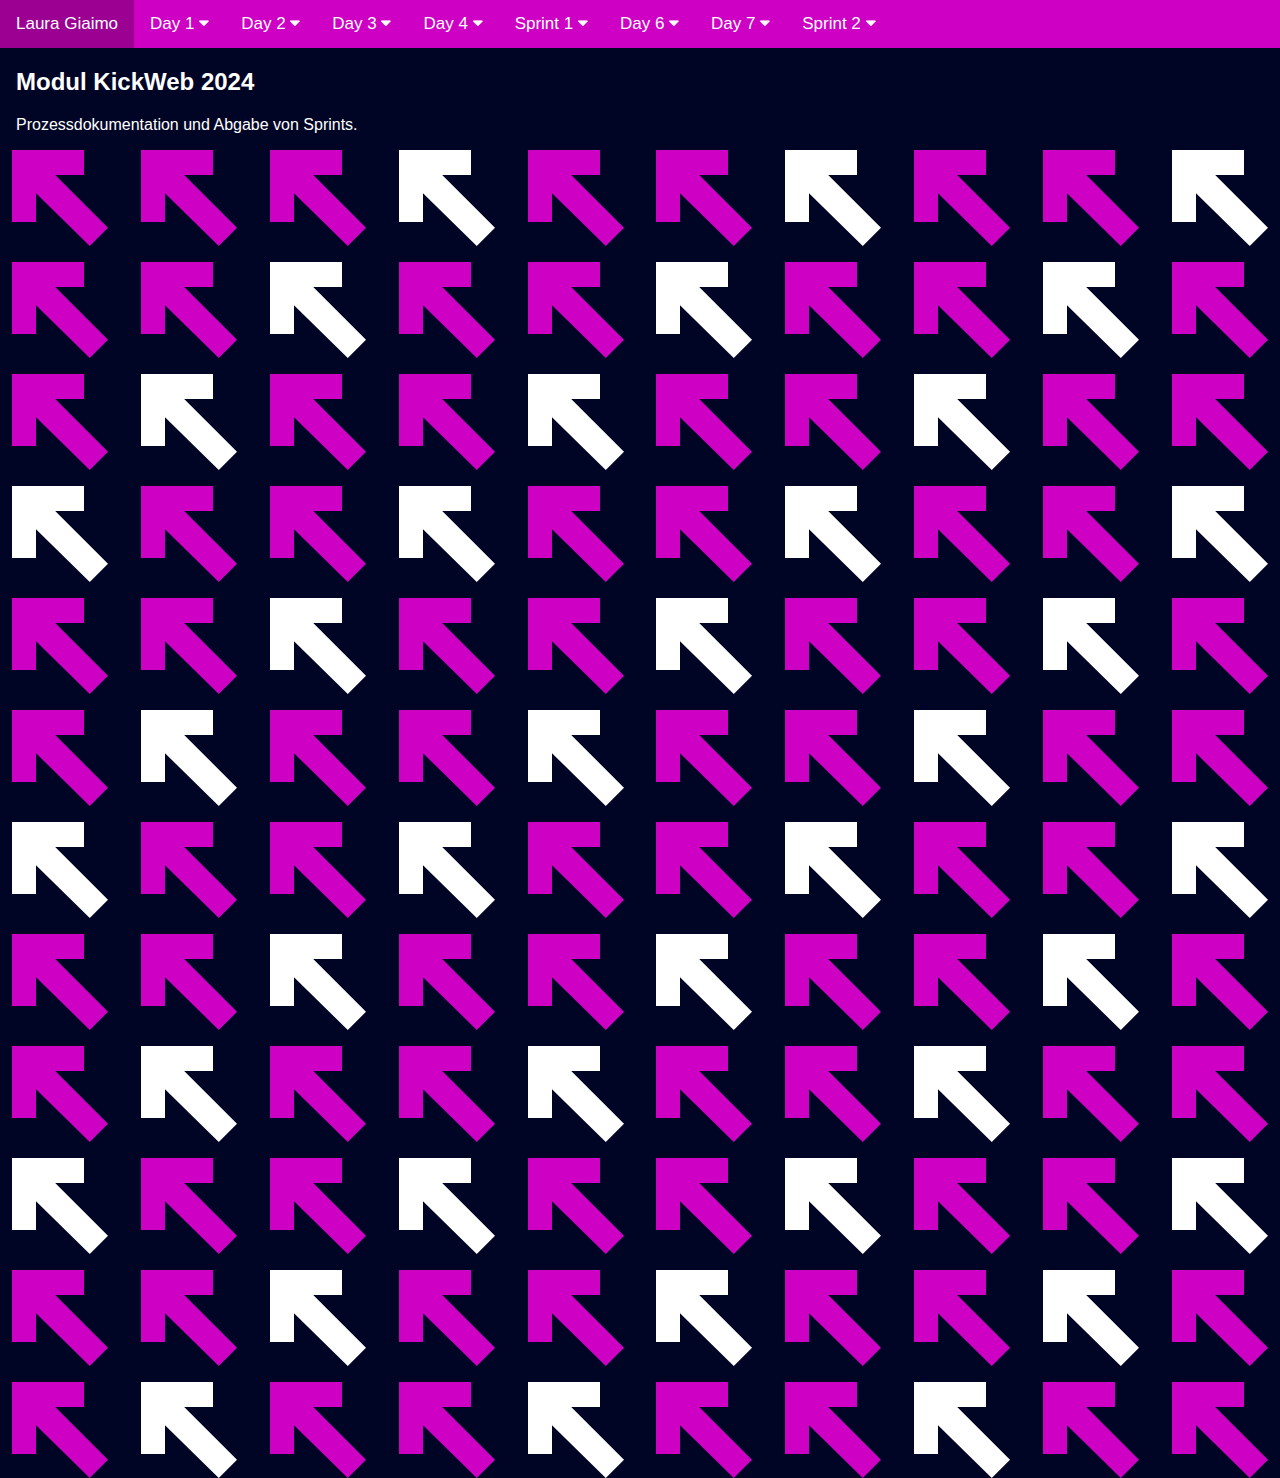
<file: index.html>
<!DOCTYPE html>
<html lang="en">

<head>
    <meta charset="UTF-8">
    <meta name="viewport" content="width=device-width, initial-scale=1.0">
    <title>process KIWEB F24 - Laura Giaimo</title>
    <link rel="stylesheet" href="https://cdnjs.cloudflare.com/ajax/libs/font-awesome/4.7.0/css/font-awesome.min.css">
</head>

<!-- CSS -->
<style>
    body {
        margin: 0;
        font-family: 'Roboto', sans-serif;
        background-color: #000526;
        color: #ffffff;
    }

    .topnav {
        overflow: hidden;
        background-color: #ce00c3;
    }

    .topnav a {
        float: left;
        display: block;
        color: #000000;
        text-align: center;
        padding: 14px 16px;
        text-decoration: none;
        font-size: 17px;
    }

    .active {
        background-color: #ffffff;
    }

    .topnav .icon {
        display: none;
    }

    .dropdown {
        float: left;
        overflow: hidden;
    }

    .dropdown .dropbtn {
        font-size: 17px;
        border: none;
        outline: none;
        color: white;
        padding: 14px 16px;
        background-color: inherit;
        font-family: inherit;
        margin: 0;
    }

    .dropdown-content {
        display: none;
        position: absolute;
        background-color: #f9f9f9;
        min-width: 160px;
        box-shadow: 0px 8px 16px 0px rgba(0, 0, 0, 0.2);
        z-index: 1;
    }

    .dropdown-content a {
        float: none;
        color: black;
        padding: 12px 16px;
        text-decoration: none;
        display: block;
        text-align: left;
    }

    .topnav a:hover,
    .dropdown:hover .dropbtn {
        background-color: #9b0093;
        color: white;
    }

    .dropdown-content a:hover {
        background-color: #ddd;
        color: black;
    }

    .dropdown:hover .dropdown-content {
        display: block;
    }

    @media screen and (max-width: 600px) {

        .topnav a:not(:first-child),
        .dropdown .dropbtn {
            display: none;
        }

        .topnav a.icon {
            float: right;
            display: block;
        }
    }

    @media screen and (max-width: 600px) {
        .topnav.responsive {
            position: relative;
        }

        .topnav.responsive .icon {
            position: absolute;
            right: 0;
            top: 0;
        }

        .topnav.responsive a {
            float: none;
            display: block;
            text-align: left;
        }

        .topnav.responsive .dropdown {
            float: none;
        }

        .topnav.responsive .dropdown-content {
            position: relative;
        }

        .topnav.responsive .dropdown .dropbtn {
            display: block;
            width: 100%;
            text-align: left;
        }
    }

    /** GRID für PFEILE **/
#grid {
    display: grid;
    grid-template-columns: repeat(10, 1fr);
    grid-column-gap: 0.5rem;
    grid-row-gap: 1rem;
    justify-items: center;
    align-items: center;
}

/** PFEILE VIOLETT**/
.arrow {
    background-color: #ce00c3;
    width: 6em;
    height: 6em;
    clip-path: polygon(0% 25%, 0% 100%, 75% 100%, 75% 75%, 45% 75%, 100% 19%, 81% 0%, 26% 55%, 26% 25%);
    cursor: pointer;
    transition: transform 0.5s ease;
    animation-name: flash;
    animation-duration: 3s;
    animation-iteration-count: infinite;
    animation-timing-function: ease-in-out;
    animation-direction: alternate;
    rotate: 90deg;
}

.arrow:nth-child(3n+1):not(.first, .last) {
        background-color: #ffffff;
    }

@keyframes flash {
    0% {
        opacity: 0;
    }

    25% {
        opacity: 0.5;
    }

    50% {
        opacity: 1;
    }

    50% {
        opacity: 0.5;
    }

    100% {
        opacity: 0;
    }
}

.arrow:nth-child(odd) {
    animation-delay: 0.5s;
}

.arrow:nth-child(even) {
    animation-delay: 1s;
}
</style>

<!-- CONTENT -->

<body>
    <div class="topnav" id="myTopnav">
        <a href="#home" class="active">Laura Giaimo</a>
        <div class="dropdown">
            <button class="dropbtn">Day 1
                <i class="fa fa-caret-down"></i>
            </button>
            <div class="dropdown-content">
                <a href="https://laura-giaimo.github.io/KickWeb2024/prozess/day 1/fabulouscss/index.html" target="_blank">Übungen Unterricht</a>
                <a href="https://laura-giaimo.github.io/KickWeb2024/prozess/day 1/plakat_stand 19.02/index.html" target="_blank">Prozess Plakat</a>
            </div>
        </div>
        <div class="dropdown">
            <button class="dropbtn">Day 2
                <i class="fa fa-caret-down"></i>
            </button>
            <div class="dropdown-content">
                <a href="https://laura-giaimo.github.io/KickWeb2024/prozess/day 2/flexboxPlakat/index.html" target="_blank">Übungen Unterricht</a>
                <a href="https://laura-giaimo.github.io/KickWeb2024/prozess/day 2/plakat_stand 26.02/index.html" target="_blank">Prozess Plakat</a>
            </div>
        </div>
        <div class="dropdown">
            <button class="dropbtn">Day 3
                <i class="fa fa-caret-down"></i>
            </button>
            <div class="dropdown-content">
                <a href="https://laura-giaimo.github.io/KickWeb2024/prozess/day 3/plakat_stand 05.03/index.html" target="_blank">Prozess Plakat</a>
            </div>
        </div>
        <div class="dropdown">
            <button class="dropbtn">Day 4
                <i class="fa fa-caret-down"></i>
            </button>
            <div class="dropdown-content">
                <a href="https://laura-giaimo.github.io/KickWeb2024/prozess/day 4/Plakatwechsel_Info.pdf" target="_blank">Info Plakatwechsel</a>
                <a href="https://laura-giaimo.github.io/KickWeb2024/prozess/day 4/plakat_stand 12.03/index.html" target="_blank">Prozess Plakat (neu)</a>
            </div>
        </div>
        <div class="dropdown">
            <button class="dropbtn">Sprint 1
                <i class="fa fa-caret-down"></i>
            </button>
            <div class="dropdown-content">
                <a href="https://laura-giaimo.github.io/KickWeb2024/sprint1/index.html" target="_blank">Plakat</a>
                <a href="https://www.figma.com/file/xPlGmZRZdZYm7XvNx2S86f/KIWEB_PLAKAT_ENTW%C3%9CRFE?type=design&node-id=0%3A1&mode=design&t=wnuxtruM2pt8kxQU-1" target="_blank">Entwürfe (Figma)</a>
            </div>
        </div>
        <div class="dropdown">
            <button class="dropbtn">Day 6
                <i class="fa fa-caret-down"></i>
            </button>
            <div class="dropdown-content">
                <a href="https://laura-giaimo.github.io/KickWeb2024/prozess/day 6/22.03_23.23/index.html" target="_blank">Prozess Plakat 1</a>
                <a href="https://laura-giaimo.github.io/KickWeb2024/prozess/day 6/25.03_16.15/index.html" target="_blank">Prozess Plakat 2</a>
            </div>
        </div>
        <div class="dropdown">
            <button class="dropbtn">Day 7
                <i class="fa fa-caret-down"></i>
            </button>
            <div class="dropdown-content">
                <a href="https://laura-giaimo.github.io/KickWeb2024/prozess/day 7/26.03_14.20/index.html" target="_blank">Prozess Plakat 1</a>
                <a href="https://laura-giaimo.github.io/KickWeb2024/prozess/day 7/26.03_15.20/index.html" target="_blank">Prozess Plakat 2</a>
                <a href="https://laura-giaimo.github.io/KickWeb2024/prozess/day 7/27.03_23.00/index.html" target="_blank">Prozess Plakat 3</a>
                <a href="https://laura-giaimo.github.io/KickWeb2024/prozess/day 7/02.04_20.30/index.html" target="_blank">Prozess Plakat 4</a>
                <a href="https://laura-giaimo.github.io/KickWeb2024/prozess/day 7/02.04_23.20/index.html" target="_blank">Prozess Plakat 5</a>
            </div>
        </div>
        <div class="dropdown">
            <button class="dropbtn">Sprint 2
                <i class="fa fa-caret-down"></i>
            </button>
            <div class="dropdown-content">
                <a href="https://laura-giaimo.github.io/KickWeb2024/sprint2/index.html" target="_blank">finales Plakat</a>
            </div>
        </div>


        <a href="javascript:void(0);" style="font-size:15px;" class="icon" onclick="myFunction()">&#9776;</a>
    </div>

    <div style="padding-left:16px">
        <h2>Modul KickWeb 2024</h2>
        <p>Prozessdokumentation und Abgabe von Sprints.</p>
    </div>
    <div id="grid">
        <div class="arrow first" onclick="flipArrow(this)"></div>
        <div class="arrow" onclick="flipArrow(this)"></div>
        <div class="arrow" onclick="flipArrow(this)"></div>
        <div class="arrow" onclick="flipArrow(this)"></div>
        <div class="arrow" onclick="flipArrow(this)"></div>
        <div class="arrow" onclick="flipArrow(this)"></div>
        <div class="arrow" onclick="flipArrow(this)"></div>
        <div class="arrow" onclick="flipArrow(this)"></div>
        <div class="arrow" onclick="flipArrow(this)"></div>
        <div class="arrow" onclick="flipArrow(this)"></div>
        <div class="arrow" onclick="flipArrow(this)"></div>
        <div class="arrow" onclick="flipArrow(this)"></div>
        <div class="arrow" onclick="flipArrow(this)"></div>
        <div class="arrow" onclick="flipArrow(this)"></div>
        <div class="arrow" onclick="flipArrow(this)"></div>
        <div class="arrow" onclick="flipArrow(this)"></div>
        <div class="arrow" onclick="flipArrow(this)"></div>
        <div class="arrow" onclick="flipArrow(this)"></div>
        <div class="arrow" onclick="flipArrow(this)"></div>
        <div class="arrow" onclick="flipArrow(this)"></div>
        <div class="arrow" onclick="flipArrow(this)"></div>
        <div class="arrow" onclick="flipArrow(this)"></div>
        <div class="arrow" onclick="flipArrow(this)"></div>
        <div class="arrow" onclick="flipArrow(this)"></div>
        <div class="arrow" onclick="flipArrow(this)"></div>
        <div class="arrow" onclick="flipArrow(this)"></div>
        <div class="arrow" onclick="flipArrow(this)"></div>
        <div class="arrow" onclick="flipArrow(this)"></div>
        <div class="arrow" onclick="flipArrow(this)"></div>
        <div class="arrow" onclick="flipArrow(this)"></div>
        <div class="arrow" onclick="flipArrow(this)"></div>
        <div class="arrow" onclick="flipArrow(this)"></div>
        <div class="arrow" onclick="flipArrow(this)"></div>
        <div class="arrow" onclick="flipArrow(this)"></div>
        <div class="arrow" onclick="flipArrow(this)"></div>
        <div class="arrow last"></div>
        <!-- Try weitere Pfeile DESKTOP-->
        <div class="arrow" onclick="flipArrow(this)"></div>
        <div class="arrow" onclick="flipArrow(this)"></div>
        <div class="arrow" onclick="flipArrow(this)"></div>
        <div class="arrow" onclick="flipArrow(this)"></div>
        <div class="arrow" onclick="flipArrow(this)"></div>
        <div class="arrow" onclick="flipArrow(this)"></div>
        <div class="arrow" onclick="flipArrow(this)"></div>
        <div class="arrow" onclick="flipArrow(this)"></div>
        <div class="arrow" onclick="flipArrow(this)"></div>
        <div class="arrow" onclick="flipArrow(this)"></div>
        <div class="arrow" onclick="flipArrow(this)"></div>
        <div class="arrow" onclick="flipArrow(this)"></div>
        <div class="arrow" onclick="flipArrow(this)"></div>
        <div class="arrow" onclick="flipArrow(this)"></div>
        <div class="arrow" onclick="flipArrow(this)"></div>
        <div class="arrow" onclick="flipArrow(this)"></div>
        <div class="arrow" onclick="flipArrow(this)"></div>
        <div class="arrow" onclick="flipArrow(this)"></div>
        <div class="arrow" onclick="flipArrow(this)"></div>
        <div class="arrow" onclick="flipArrow(this)"></div>
        <div class="arrow" onclick="flipArrow(this)"></div>
        <div class="arrow" onclick="flipArrow(this)"></div>
        <div class="arrow" onclick="flipArrow(this)"></div>
        <div class="arrow" onclick="flipArrow(this)"></div>
        <div class="arrow" onclick="flipArrow(this)"></div>
        <div class="arrow" onclick="flipArrow(this)"></div>
        <div class="arrow" onclick="flipArrow(this)"></div>
        <div class="arrow" onclick="flipArrow(this)"></div>
        <div class="arrow" onclick="flipArrow(this)"></div>
        <div class="arrow" onclick="flipArrow(this)"></div>
        <div class="arrow" onclick="flipArrow(this)"></div>
        <div class="arrow" onclick="flipArrow(this)"></div>
        <div class="arrow" onclick="flipArrow(this)"></div>
        <div class="arrow" onclick="flipArrow(this)"></div>
        <div class="arrow" onclick="flipArrow(this)"></div>
        <div class="arrow" onclick="flipArrow(this)"></div>
        <div class="arrow" onclick="flipArrow(this)"></div>
        <div class="arrow" onclick="flipArrow(this)"></div>
        <div class="arrow" onclick="flipArrow(this)"></div>
        <div class="arrow" onclick="flipArrow(this)"></div>
        <div class="arrow" onclick="flipArrow(this)"></div>
        <div class="arrow" onclick="flipArrow(this)"></div>
        <div class="arrow" onclick="flipArrow(this)"></div>
        <div class="arrow" onclick="flipArrow(this)"></div>
        <div class="arrow" onclick="flipArrow(this)"></div>
        <div class="arrow" onclick="flipArrow(this)"></div>
        <div class="arrow" onclick="flipArrow(this)"></div>
        <div class="arrow" onclick="flipArrow(this)"></div>
        <div class="arrow" onclick="flipArrow(this)"></div>
        <div class="arrow" onclick="flipArrow(this)"></div>
        <div class="arrow" onclick="flipArrow(this)"></div>
        <div class="arrow" onclick="flipArrow(this)"></div>
        <div class="arrow" onclick="flipArrow(this)"></div>
        <div class="arrow" onclick="flipArrow(this)"></div>
        <div class="arrow" onclick="flipArrow(this)"></div>
        <div class="arrow" onclick="flipArrow(this)"></div>
        <div class="arrow" onclick="flipArrow(this)"></div>
        <div class="arrow" onclick="flipArrow(this)"></div>
        <div class="arrow" onclick="flipArrow(this)"></div>
        <div class="arrow" onclick="flipArrow(this)"></div>
        <div class="arrow" onclick="flipArrow(this)"></div>
        <div class="arrow" onclick="flipArrow(this)"></div>
        <div class="arrow" onclick="flipArrow(this)"></div>
        <div class="arrow" onclick="flipArrow(this)"></div>
        <div class="arrow" onclick="flipArrow(this)"></div>
        <div class="arrow" onclick="flipArrow(this)"></div>
        <div class="arrow" onclick="flipArrow(this)"></div>
        <div class="arrow" onclick="flipArrow(this)"></div>
        <div class="arrow" onclick="flipArrow(this)"></div>
        <div class="arrow" onclick="flipArrow(this)"></div>
        <div class="arrow" onclick="flipArrow(this)"></div>
        <div class="arrow" onclick="flipArrow(this)"></div>
        <div class="arrow" onclick="flipArrow(this)"></div>
        <div class="arrow" onclick="flipArrow(this)"></div>
        <div class="arrow" onclick="flipArrow(this)"></div>
        <div class="arrow" onclick="flipArrow(this)"></div>
        <div class="arrow" onclick="flipArrow(this)"></div>
        <div class="arrow" onclick="flipArrow(this)"></div>
        <div class="arrow" onclick="flipArrow(this)"></div>
        <div class="arrow" onclick="flipArrow(this)"></div>
        <div class="arrow" onclick="flipArrow(this)"></div>
        <div class="arrow" onclick="flipArrow(this)"></div>
        <div class="arrow" onclick="flipArrow(this)"></div>
        <div class="arrow" onclick="flipArrow(this)"></div>
    </div>

</div>

    <script>
        function myFunction() {
            var x = document.getElementById("myTopnav");
            if (x.className === "topnav") {
                x.className += " responsive";
            } else {
                x.className = "topnav";
            }
        }
    </script>
    

</body>

</html>
</file>
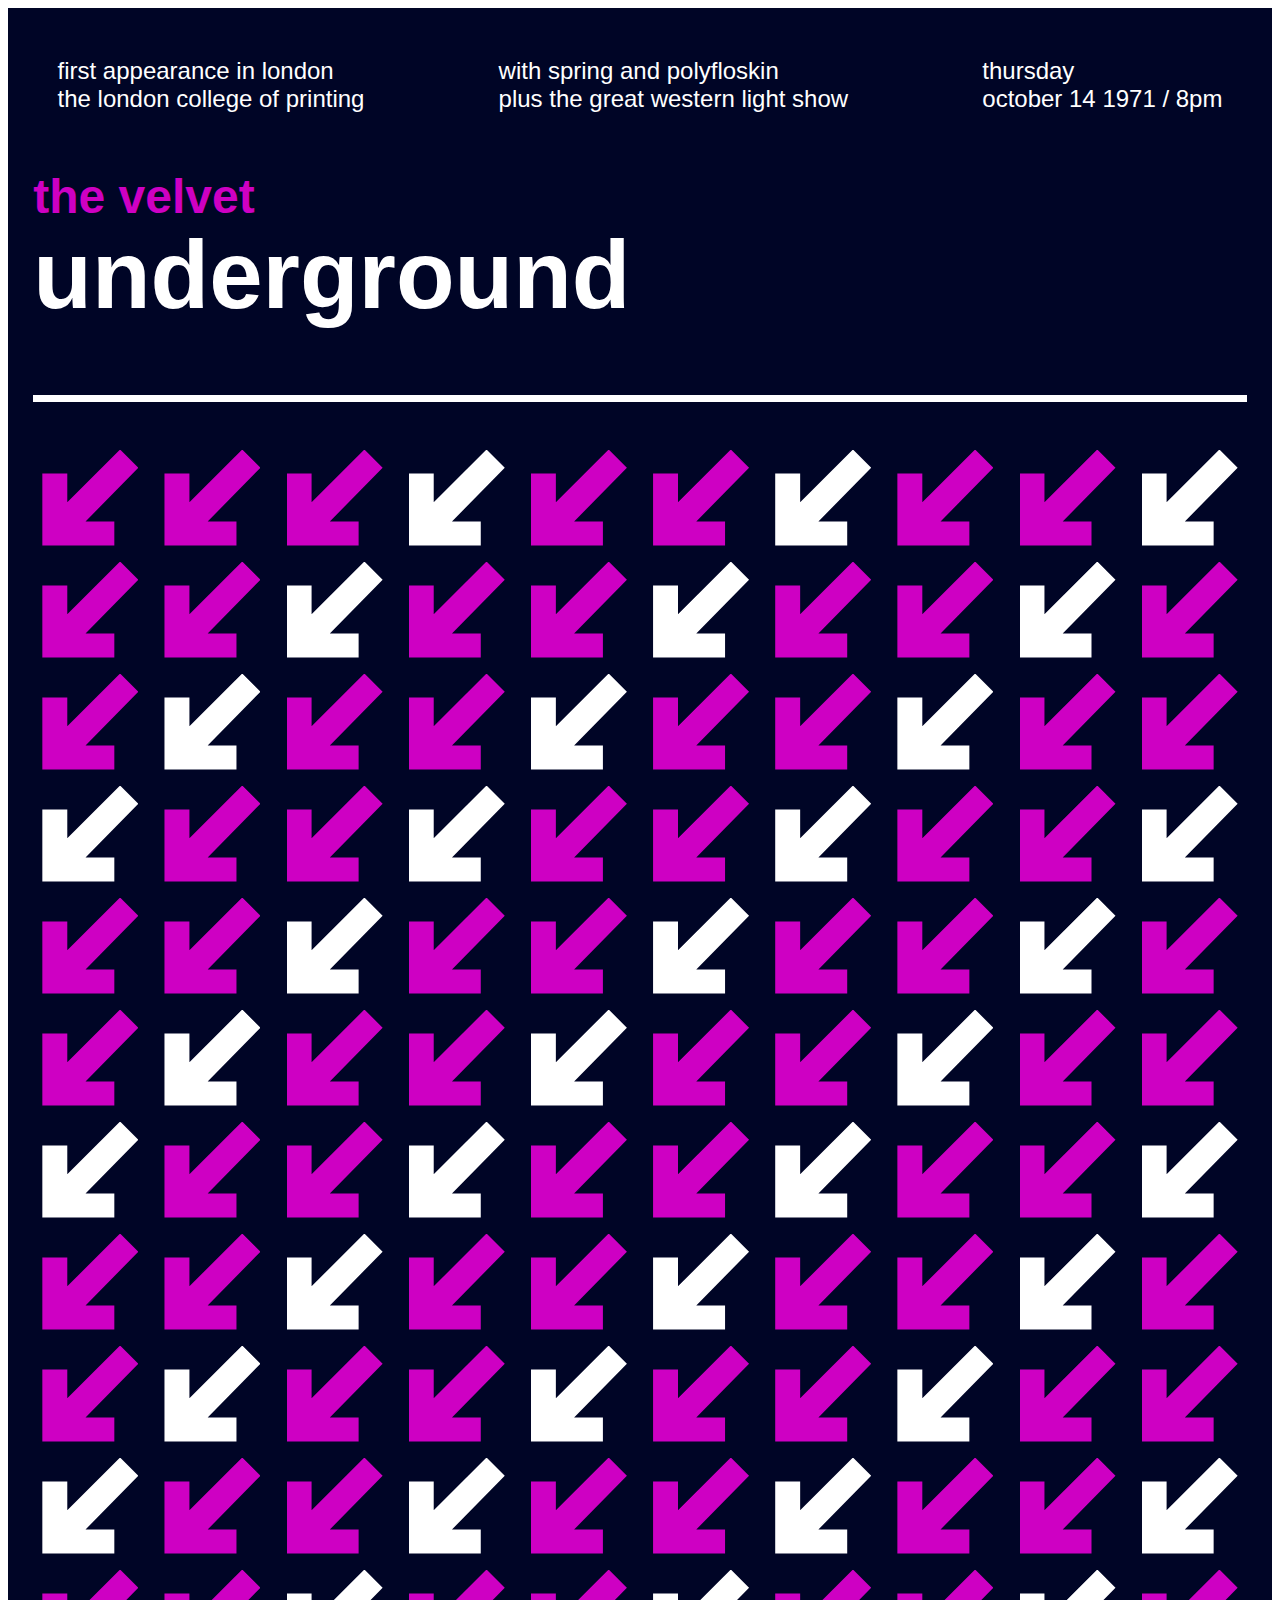
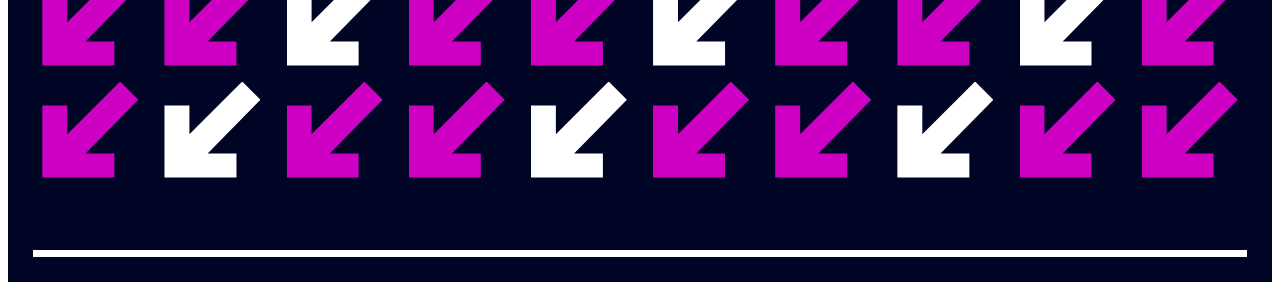
<file: sprint1/index.html>
<!DOCTYPE html>
<html lang="en">

<head>
    <meta charset="UTF-8">
    <meta name="viewport" content="width=device-width, initial-scale=1.0">
    <title>poster try2</title>
    <link rel="stylesheet" href="plakat.css">
</head>

<body>
    <div id="poster">
        <div id="info">
            <p class="first">first appearance in london<br />the london college of printing</p>
            <p class="second">with spring and polyfloskin<br />plus the great western light show</p>
            <p class="third">thursday<br />october 14 1971 / 8pm</p>
        </div>
        <h1 class="heading">the velvet underground</h1>
        <div class="variable">
            <h1 class="the">the velvet</h1>
            <h1 class="underground">underground</h1>
        </div>
        <div id="grid">
            <div class="arrow first"></div>
            <div class="arrow"></div>
            <div class="arrow"></div>
            <div class="arrow"></div>
            <div class="arrow"></div>
            <div class="arrow"></div>
            <div class="arrow"></div>
            <div class="arrow"></div>
            <div class="arrow"></div>
            <div class="arrow"></div>
            <div class="arrow"></div>
            <div class="arrow"></div>
            <div class="arrow"></div>
            <div class="arrow"></div>
            <div class="arrow"></div>
            <div class="arrow"></div>
            <div class="arrow"></div>
            <div class="arrow"></div>
            <div class="arrow"></div>
            <div class="arrow"></div>
            <div class="arrow"></div>
            <div class="arrow"></div>
            <div class="arrow"></div>
            <div class="arrow"></div>
            <div class="arrow"></div>
            <div class="arrow"></div>
            <div class="arrow"></div>
            <div class="arrow"></div>
            <div class="arrow"></div>
            <div class="arrow"></div>
            <div class="arrow"></div>
            <div class="arrow"></div>
            <div class="arrow"></div>
            <div class="arrow"></div>
            <div class="arrow"></div>
            <div class="arrow last"></div>
            <!-- Try weitere Pfeile DESKTOP-->
            <div class="arrow"></div>
            <div class="arrow"></div>
            <div class="arrow"></div>
            <div class="arrow"></div>
            <div class="arrow"></div>
            <div class="arrow"></div>
            <div class="arrow"></div>
            <div class="arrow"></div>
            <div class="arrow"></div>
            <div class="arrow"></div>
            <div class="arrow"></div>
            <div class="arrow"></div>
            <div class="arrow"></div>
            <div class="arrow"></div>
            <div class="arrow"></div>
            <div class="arrow"></div>
            <div class="arrow"></div>
            <div class="arrow"></div>
            <div class="arrow"></div>
            <div class="arrow"></div>
            <div class="arrow"></div>
            <div class="arrow"></div>
            <div class="arrow"></div>
            <div class="arrow"></div>
            <div class="arrow"></div>
            <div class="arrow"></div>
            <div class="arrow"></div>
            <div class="arrow"></div>
            <div class="arrow"></div>
            <div class="arrow"></div>
            <div class="arrow"></div>
            <div class="arrow"></div>
            <div class="arrow"></div>
            <div class="arrow"></div>
            <div class="arrow"></div>
            <div class="arrow"></div>
            <div class="arrow"></div>
            <div class="arrow"></div>
            <div class="arrow"></div>
            <div class="arrow"></div>
            <div class="arrow"></div>
            <div class="arrow"></div>
            <div class="arrow"></div>
            <div class="arrow"></div>
            <div class="arrow"></div>
            <div class="arrow"></div>
            <div class="arrow"></div>
            <div class="arrow"></div>
            <div class="arrow"></div>
            <div class="arrow"></div>
            <div class="arrow"></div>
            <div class="arrow"></div>
            <div class="arrow"></div>
            <div class="arrow"></div>
            <div class="arrow"></div>
            <div class="arrow"></div>
            <div class="arrow"></div>
            <div class="arrow"></div>
            <div class="arrow"></div>
            <div class="arrow"></div>
            <div class="arrow"></div>
            <div class="arrow"></div>
            <div class="arrow"></div>
            <div class="arrow"></div>
            <div class="arrow"></div>
            <div class="arrow"></div>
            <div class="arrow"></div>
            <div class="arrow"></div>
            <div class="arrow"></div>
            <div class="arrow"></div>
            <div class="arrow"></div>
            <div class="arrow"></div>
            <div class="arrow"></div>
            <div class="arrow"></div>
            <div class="arrow"></div>
            <div class="arrow"></div>
            <div class="arrow"></div>
            <div class="arrow"></div>
            <div class="arrow"></div>
            <div class="arrow"></div>
            <div class="arrow"></div>
            <div class="arrow"></div>
            <div class="arrow"></div>
            <div class="arrow"></div>
        </div>
    </div>






</body>

</html>
</file>
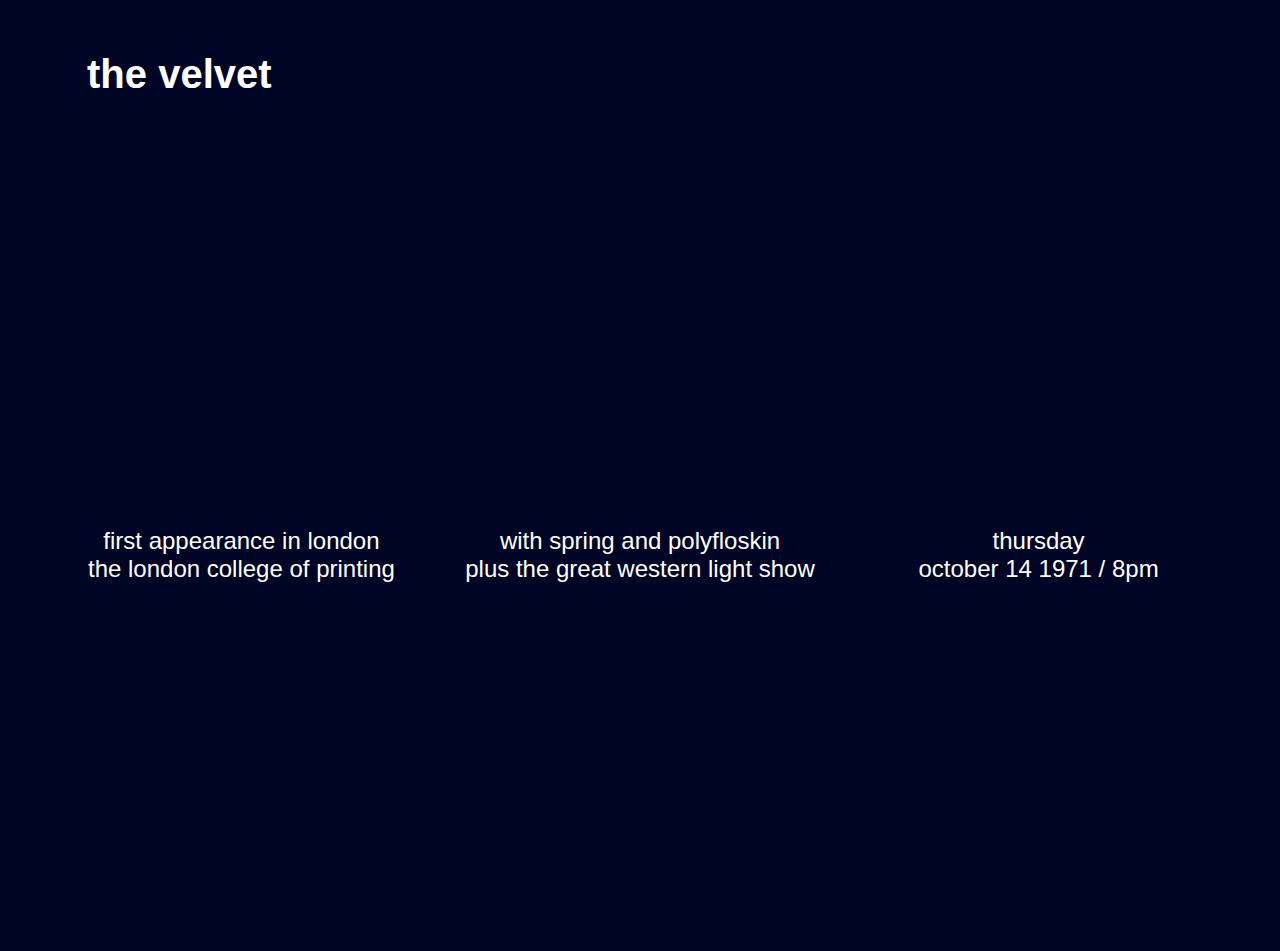
<file: sprint2/index.html>
<!DOCTYPE html>
<html lang="en">

<head>
    <meta charset="UTF-8">
    <meta name="viewport" content="width=device-width, initial-scale=1.0">
    <title>Sprint 2 - CSS Animation</title>
    <link rel="stylesheet" href="https://laura-giaimo.github.io/KickWeb2024/sprint2/plakat.css">
    <script src="https://laura-giaimo.github.io/KickWeb2024/sprint2/plakat.js" defer></script>
</head>

<body>
    <!-- AUDIO IMPORT -->
    <audio id="audio1">
        <source src="https://laura-giaimo.github.io/KickWeb2024/sprint2/sound/train.mp3" type="audio/mp3">
        Your browser does not support the audio element.
    </audio>
    <audio id="audio2">
        <source src="https://laura-giaimo.github.io/KickWeb2024/sprint2/sound/call-to-attention.mp3" type="audio/mp3">
        Your browser does not support the audio element.
    </audio>
    <audio id="audio3">
        <source src="https://laura-giaimo.github.io/KickWeb2024/sprint2/sound/info.mp3" type="audio/mp3">
        Your browser does not support the audio element.
    </audio>
    <audio id="audio4">
        <source src="https://laura-giaimo.github.io/KickWeb2024/sprint2/sound/call-to-attention.mp3" type="audio/mp3">
        Your browser does not support the audio element.
    </audio>
    <audio id="audio5">
        <source src="https://laura-giaimo.github.io/KickWeb2024/sprint2/sound/train.mp3" type="audio/mp3">
        Your browser does not support the audio element.
    </audio>

    <!-- HTML-->
    <div id="poster">
        <h1 class="heading">the velvet</h1>
        <div class="containerUnderground">
            <img src="https://laura-giaimo.github.io/KickWeb2024/sprint2/images/Underground.png" alt="underground" class="underground">
        </div>
        <div class="containerArrow">
            <div class="arrow"></div>
            <div class="arrow"></div>
            <div class="arrow"></div>
            <div class="arrow"></div>
        </div>
        <div id="info">
            <p class="karaoke-text first">
                first&nbsp;appearance&nbsp;in&nbsp;london<br />the&nbsp;london&nbsp;college&nbsp;of&nbsp;printing</p>
            <p class="karaoke-text second">
                with&nbsp;spring&nbsp;and&nbsp;polyfloskin<br />plus&nbsp;the&nbsp;great&nbsp;western&nbsp;light&nbsp;show
            </p>
            <p class="karaoke-text third">thursday<br />october&nbsp;14&nbsp;1971&nbsp;/&nbsp;8pm</p>
        </div>

    </div>

    <!-- REPEAT SCENE -->
    <div id="overlay">
        <img src="https://laura-giaimo.github.io/KickWeb2024/sprint2/images/repeat.png" alt="repeat" class="repeat">
    </div>


</body>

</html>
</file>
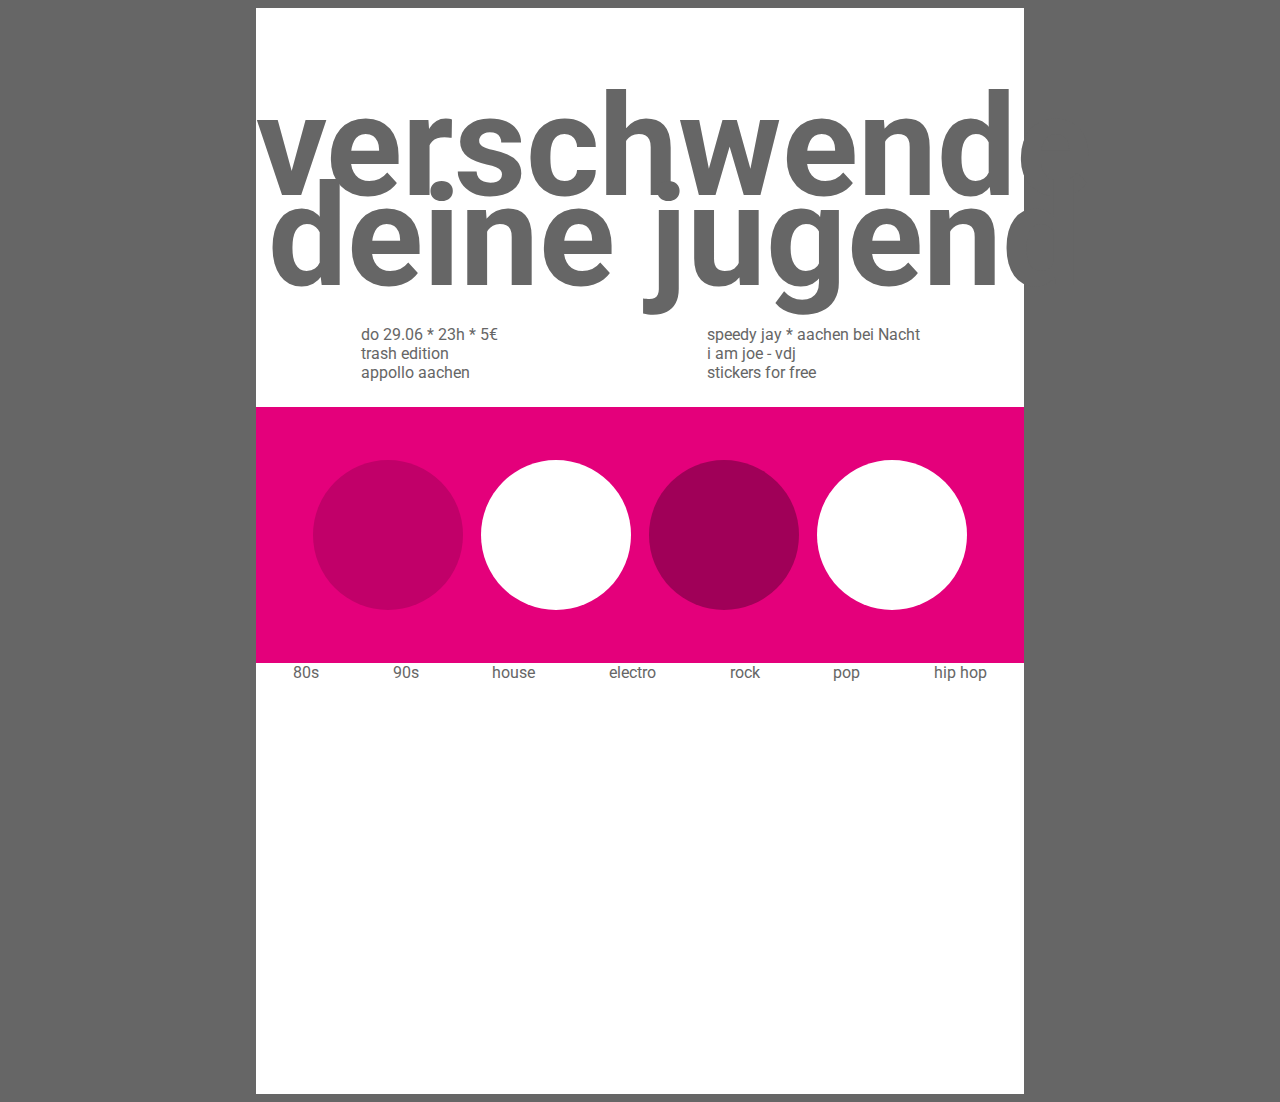
<file: prozess/day 2/flexboxPlakat/index.html>
<!DOCTYPE html>
<html lang="en">

<head>
    <meta charset="UTF-8">
    <meta name="viewport" content="width=device-width, initial-scale=1.0">
    <title>Plakat Verschwende deine Jugend, Mike Joyce</title>
    <link rel="stylesheet" href="style.css">
</head>

<body>

    <div id="plakat">
        <section class="titel">
            <h1>verschwende deine jugend</h1>
        </section>
    
        <section class="konzertinfo">
            <div>do 29.06 * 23h * 5€<br>trash edition<br>appollo aachen</div>
            <div>speedy jay * aachen bei Nacht<br>i am joe - vdj<br> stickers for free</div>  
        </section>
    
        <section class="dotrow">
            <div class="dot1"></div>
            <div class="dot"></div>
            <div class="dot2"></div>
            <div class="dot"></div>
        </section>
    
        <section class="musicstyles">
            <div class="info">80s</div>
            <div class="info">90s</div>
            <div class="info">house</div>
            <div class="info">electro</div>
            <div class="info">rock</div>
            <div class="info">pop</div>
            <div class="info">hip hop</div>
        </section>
    
       

    </div>
    
</body>

</html>
</file>
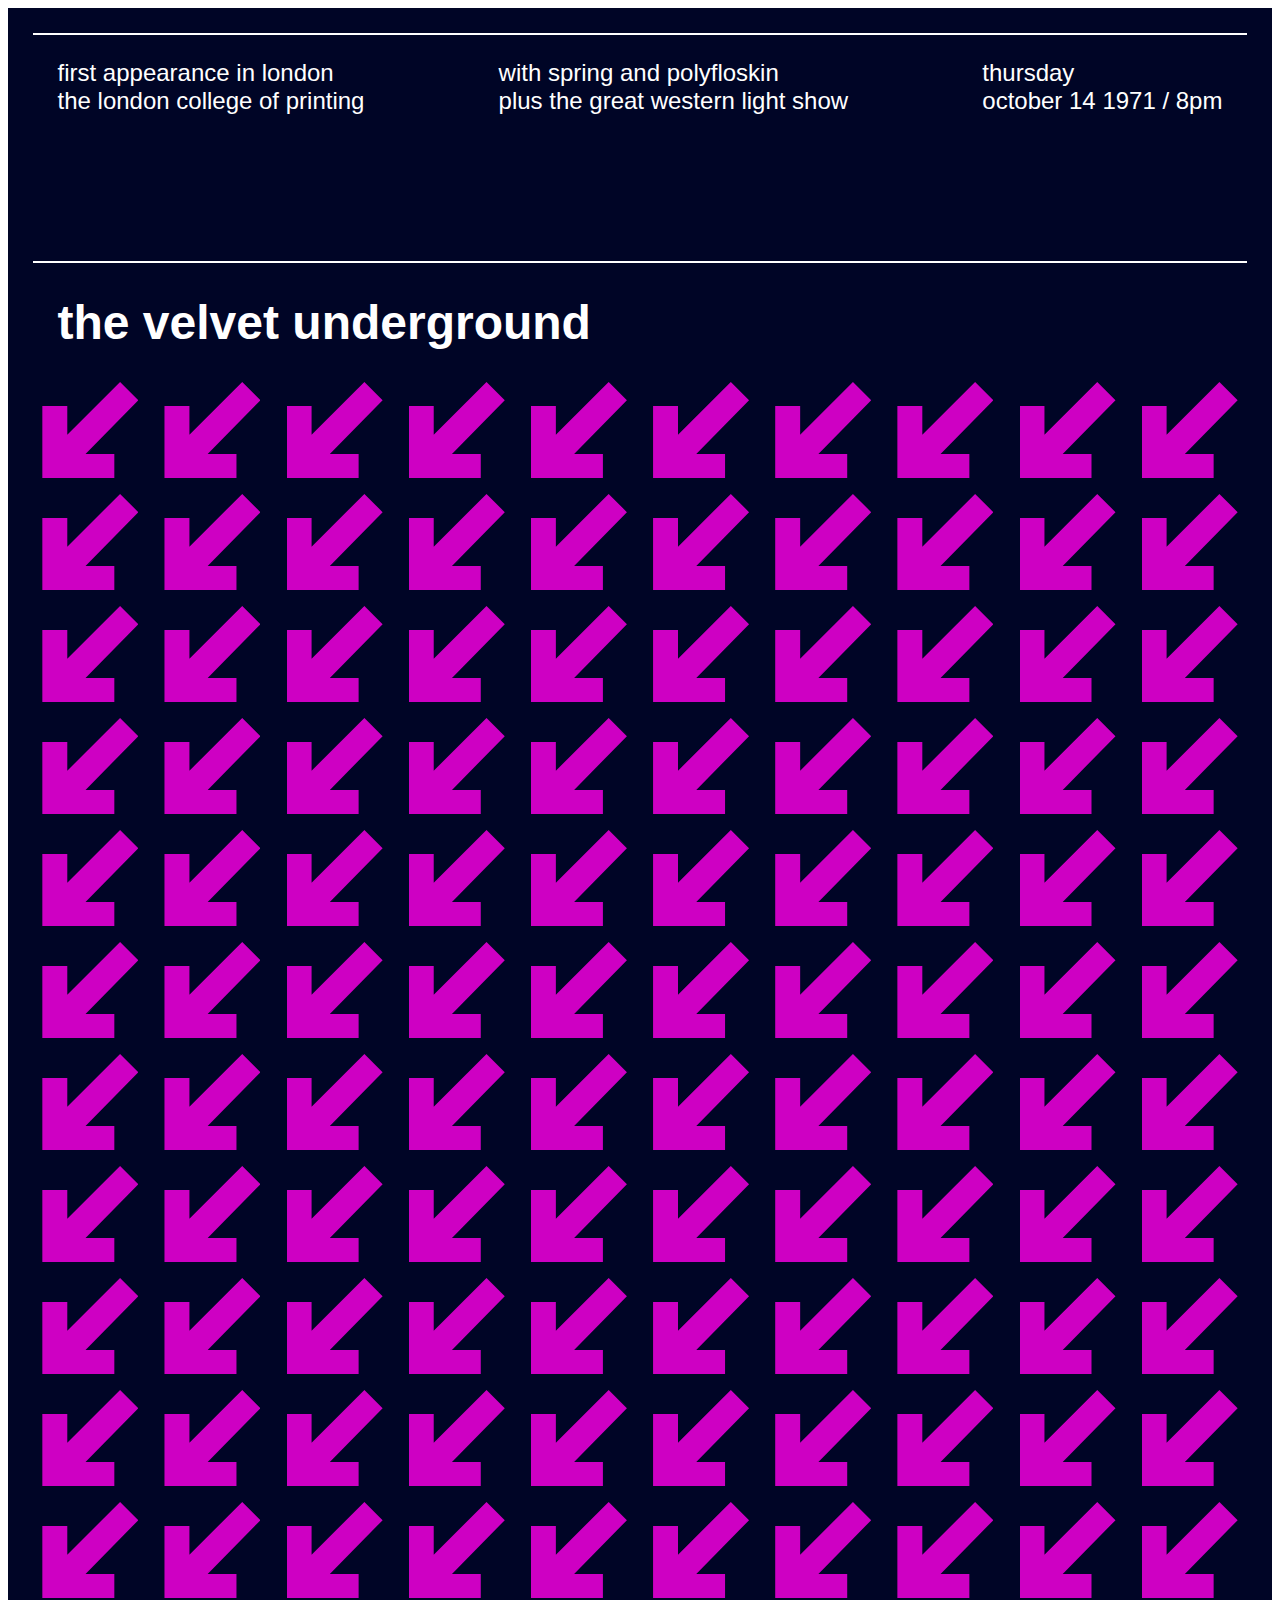
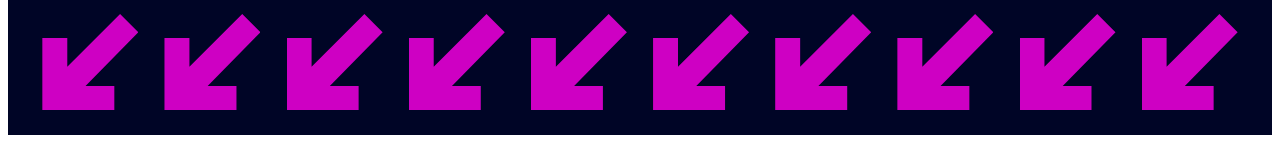
<file: prozess/day 4/plakat_stand 12.03/index.html>
<!DOCTYPE html>
<html lang="en">

<head>
    <meta charset="UTF-8">
    <meta name="viewport" content="width=device-width, initial-scale=1.0">
    <title>poster try2</title>
    <link rel="stylesheet" href="plakat.css">
</head>

<body>
    <div id="poster">
        <div id="info">
            <p class="first">first appearance in london<br />the london college of printing</p>
            <p class="second">with spring and polyfloskin<br />plus the great western light show</p>
            <p class="third">thursday<br />october 14 1971 / 8pm</p>
        </div>
        <h1>the velvet underground</h1>
        <div id="grid">
            <div class="arrow"></div>
            <div class="arrow"></div>
            <div class="arrow"></div>
            <div class="arrow"></div>
            <div class="arrow"></div>
            <div class="arrowWhite"></div>
            <div class="arrow"></div>
            <div class="arrow"></div>
            <div class="arrow"></div>
            <div class="arrow"></div>
            <div class="arrowWhite"></div>
            <div class="arrow"></div>
            <div class="arrow"></div>
            <div class="arrow"></div>
            <div class="arrow"></div>
            <div class="arrowWhite"></div>
            <div class="arrow"></div>
            <div class="arrow"></div>
            <div class="arrow"></div>
            <div class="arrow"></div>
            <div class="arrowWhite"></div>
            <div class="arrow"></div>
            <div class="arrow"></div>
            <div class="arrow"></div>
            <div class="arrow"></div>
            <div class="arrowWhite"></div>
            <div class="arrow"></div>
            <div class="arrow"></div>
            <div class="arrow"></div>
            <div class="arrow"></div>
            <div class="arrowWhite"></div>
            <div class="arrow"></div>
            <div class="arrow"></div>
            <div class="arrow"></div>
            <div class="arrow"></div>
            <div class="arrow"></div>
            <!-- Try weitere Pfeile DESKTOP-->
            <div class="arrow"></div>
            <div class="arrow"></div>
            <div class="arrow"></div>
            <div class="arrow"></div>
            <div class="arrow"></div>
            <div class="arrow"></div>
            <div class="arrow"></div>
            <div class="arrow"></div>
            <div class="arrow"></div>
            <div class="arrow"></div>
            <div class="arrow"></div>
            <div class="arrow"></div>
            <div class="arrow"></div>
            <div class="arrow"></div>
            <div class="arrow"></div>
            <div class="arrow"></div>
            <div class="arrow"></div>
            <div class="arrow"></div>
            <div class="arrow"></div>
            <div class="arrow"></div>
            <div class="arrow"></div>
            <div class="arrow"></div>
            <div class="arrow"></div>
            <div class="arrow"></div>
            <div class="arrow"></div>
            <div class="arrow"></div>
            <div class="arrow"></div>
            <div class="arrow"></div>
            <div class="arrow"></div>
            <div class="arrow"></div>
            <div class="arrow"></div>
            <div class="arrow"></div>
            <div class="arrow"></div>
            <div class="arrow"></div>
            <div class="arrow"></div>
            <div class="arrow"></div>
            <div class="arrow"></div>
            <div class="arrow"></div>
            <div class="arrow"></div>
            <div class="arrow"></div>
            <div class="arrow"></div>
            <div class="arrow"></div>
            <div class="arrow"></div>
            <div class="arrow"></div>
            <div class="arrow"></div>
            <div class="arrow"></div>
            <div class="arrow"></div>
            <div class="arrow"></div>
            <div class="arrow"></div>
            <div class="arrow"></div>
            <div class="arrow"></div>
            <div class="arrow"></div>
            <div class="arrow"></div>
            <div class="arrow"></div>
            <div class="arrow"></div>
            <div class="arrow"></div>
            <div class="arrow"></div>
            <div class="arrow"></div>
            <div class="arrow"></div>
            <div class="arrow"></div>
            <div class="arrow"></div>
            <div class="arrow"></div>
            <div class="arrow"></div>
            <div class="arrow"></div>
            <div class="arrow"></div>
            <div class="arrow"></div>
            <div class="arrow"></div>
            <div class="arrow"></div>
            <div class="arrow"></div>
            <div class="arrow"></div>
            <div class="arrow"></div>
            <div class="arrow"></div>
            <div class="arrow"></div>
            <div class="arrow"></div>
            <div class="arrow"></div>
            <div class="arrow"></div>
            <div class="arrow"></div>
            <div class="arrow"></div>
            <div class="arrow"></div>
            <div class="arrow"></div>
            <div class="arrow"></div>
            <div class="arrow"></div>
            <div class="arrow"></div>
            <div class="arrow"></div>
        </div>
    </div>






</body>

</html>
</file>
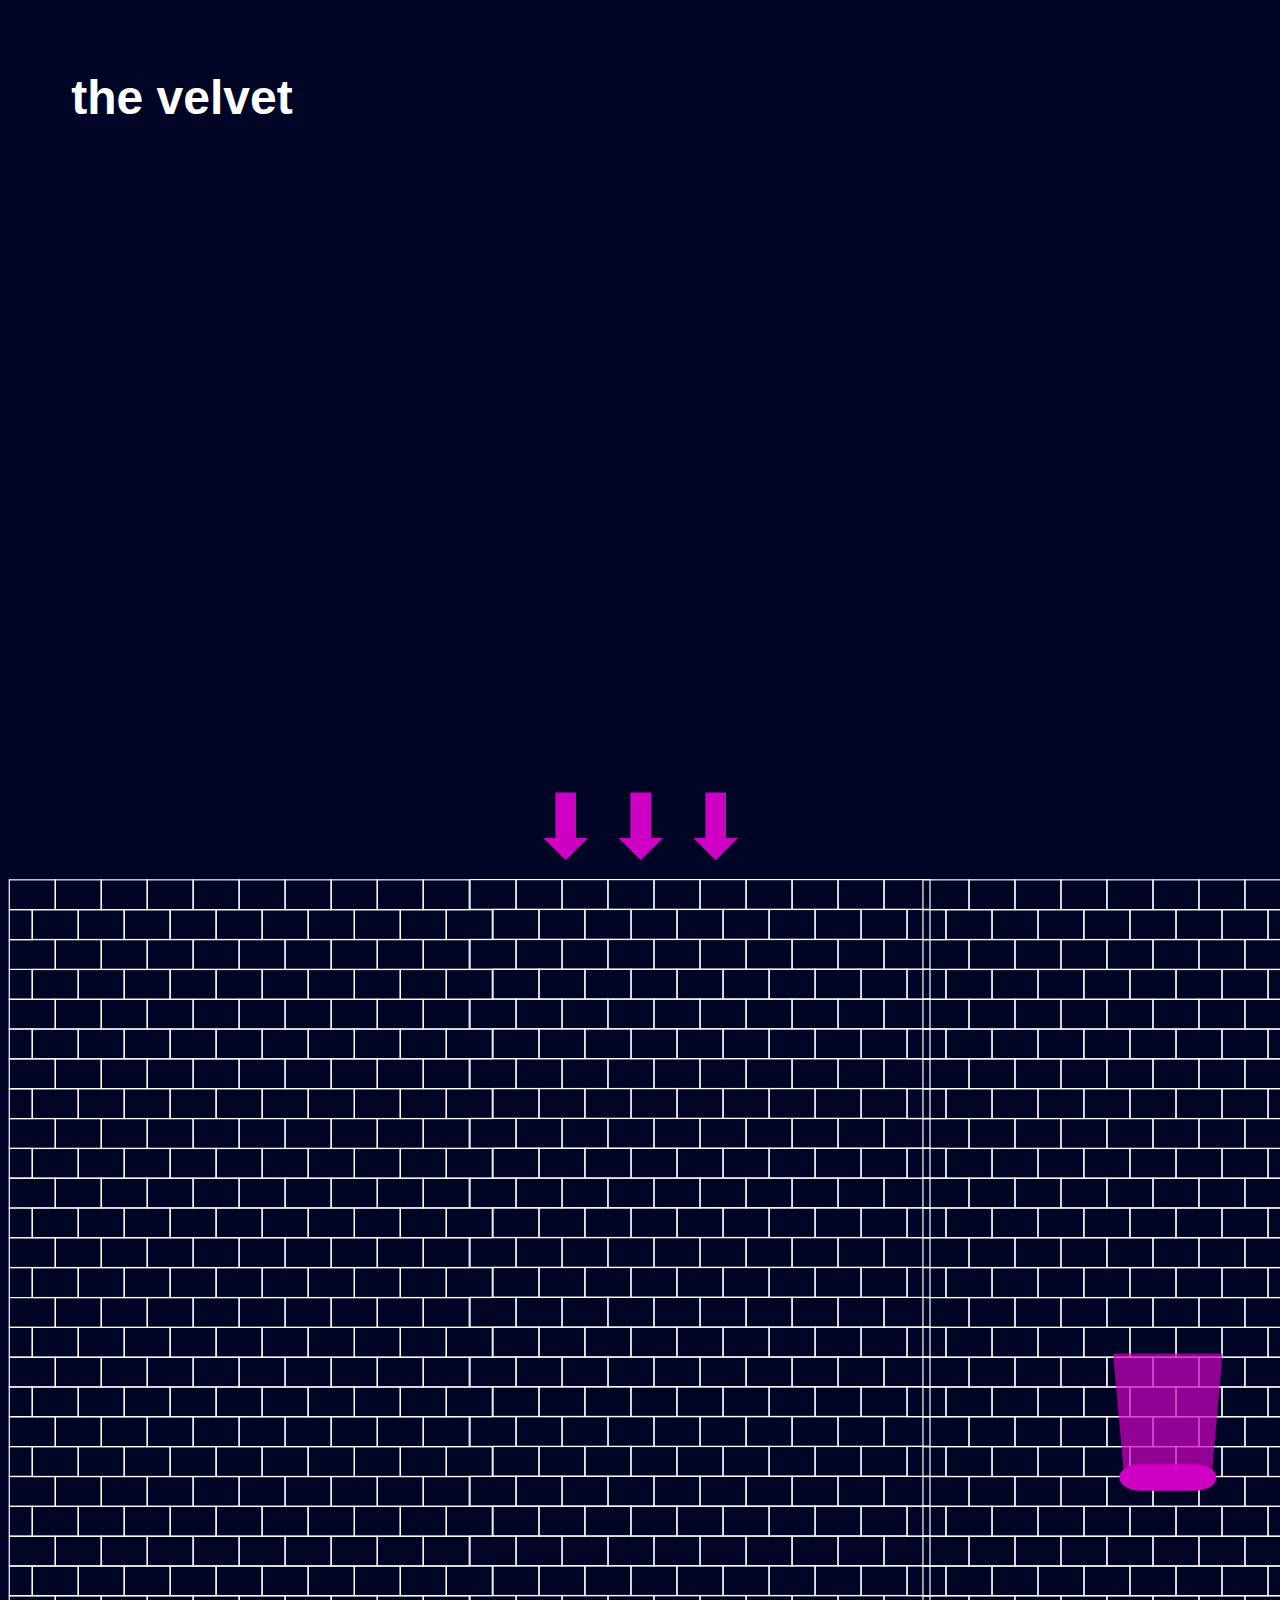
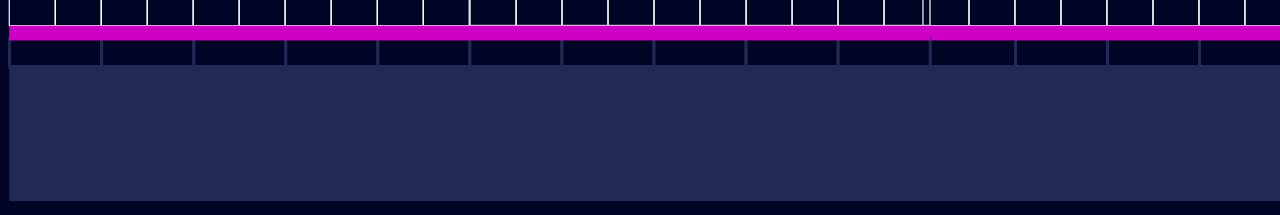
<file: prozess/day 6/22.03_23.23/index.html>
<!DOCTYPE html>
<html lang="en">

<head>
    <meta charset="UTF-8">
    <meta name="viewport" content="width=device-width, initial-scale=1.0">
    <title>poster animated 1</title>
    <link rel="stylesheet" href="https://laura-giaimo.github.io/KickWeb2024/prozess/day 6/22.03_23.23/plakat.css">
</head>

<body>
    <div class="scroll-container">
        <div id="container">
            <!--<div id="info">
            <p class="first">first appearance in london<br />the london college of printing</p>
            <p class="second">with spring and polyfloskin<br />plus the great western light show</p>
            <p class="third">thursday<br />october 14 1971 / 8pm</p>
        </div>-->
            <h1 class="heading">the velvet</h1>
            <div class="containerUnderground">
                <img src="https://laura-giaimo.github.io/KickWeb2024/sprint2/images/Underground.png" alt="underground" class="underground">
            </div>
            <div class="arrow"><span style='font-size:10vh;'>&#11015;&#11015;&#11015;</span></div>
        </div>

        <!-- Metro Station -->
        <div class="Metrostation">
            <img src="https://laura-giaimo.github.io/KickWeb2024/prozess/day 6/background_v2.svg">




            <!-- Metro/Train -->
            <?xml version="1.0" encoding="UTF-8"?>
            <svg id="metro" xmlns="http://www.w3.org/2000/svg" viewBox="0 0 357.55 95.65">
                <defs>
                    <style>
                        .cls-1 {
                            fill: #51a8b9;
                        }

                        .cls-1,
                        .cls-2,
                        .cls-3,
                        .cls-4,
                        .cls-5,
                        .cls-6,
                        .cls-7,
                        .cls-8,
                        .cls-9,
                        .cls-10,
                        .cls-11,
                        .cls-12 {
                            stroke-width: 0px;
                        }

                        .cls-2 {
                            fill: #2f2d42;
                        }

                        .cls-3 {
                            fill: #eaeaea;
                        }

                        .cls-4 {
                            fill: #618fa3;
                        }

                        .cls-5 {
                            fill: #1d1d2b;
                        }

                        .cls-6 {
                            fill: #83aec6;
                        }

                        .cls-7 {
                            fill: #cce1e5;
                        }

                        .cls-8 {
                            fill: #252435;
                        }

                        .cls-9 {
                            fill: #80898e;
                        }

                        .cls-10 {
                            fill: #385370;
                        }

                        .cls-11 {
                            fill: #e8e8e8;
                        }

                        .cls-12 {
                            fill: #4197a3;
                        }
                    </style>
                </defs>
                <g>
                    <g>
                        <rect class="cls-8" y="78.44" width="350.91" height="6.27" />
                        <g>
                            <path class="cls-2"
                                d="M8.6,75.31H2.36v13.05h6.24c1.28,0,2.31-1.01,2.31-2.26v-8.53c0-1.25-1.03-2.26-2.31-2.26Z" />
                            <path class="cls-2"
                                d="M20.36,85.48c0,.73-.59,1.33-1.33,1.33h0c-.73,0-1.33-.59-1.33-1.33v-7.3c0-.73.59-1.33,1.33-1.33h0c.73,0,1.33.59,1.33,1.33v7.3Z" />
                            <path class="cls-5"
                                d="M117.39,88.84H25.93v-20.81h91.46v20.81ZM28.5,86.28h86.32v-15.68H28.5v15.68Z" />
                            <circle class="cls-2" cx="43.02" cy="83.6" r="12.05" />
                            <path class="cls-5"
                                d="M49.21,83.6c0,3.42-2.77,6.19-6.19,6.19s-6.19-2.77-6.19-6.19,2.77-6.19,6.19-6.19,6.19,2.77,6.19,6.19Z" />
                            <circle class="cls-2" cx="98.51" cy="83.6" r="12.05" />
                            <path class="cls-5"
                                d="M104.7,83.6c0,3.42-2.77,6.19-6.19,6.19s-6.19-2.77-6.19-6.19,2.77-6.19,6.19-6.19,6.19,2.77,6.19,6.19Z" />
                            <rect class="cls-5" x="61.27" y="69.78" width="19.24" height="12.05" />
                            <rect class="cls-5" x="65.47" y="79.51" width="10.61" height="8.84" />
                            <rect class="cls-5" x="28.5" y="70.6" width="86.32" height="4.7" />
                        </g>
                        <path class="cls-5"
                            d="M147.24,83.32c0,3.57-2.94,6.47-6.56,6.47s-6.56-2.9-6.56-6.47,2.94-6.47,6.56-6.47,6.56,2.9,6.56,6.47Z" />
                        <rect class="cls-5" x="161.75" y="77.41" width="29.03" height="12.38" />
                        <rect class="cls-5" x="203.43" y="76.08" width="32.78" height="11.5" />
                        <g>
                            <path class="cls-2"
                                d="M348.95,75.29h6.24v13.05h-6.24c-1.28,0-2.31-1.01-2.31-2.26v-8.53c0-1.25,1.03-2.26,2.31-2.26Z" />
                            <path class="cls-2"
                                d="M337.19,85.46c0,.73.59,1.33,1.33,1.33h0c.73,0,1.33-.59,1.33-1.33v-7.3c0-.73-.59-1.33-1.33-1.33h0c-.73,0-1.33.59-1.33,1.33v7.3Z" />
                            <path class="cls-5"
                                d="M240.16,68.02h91.46v20.81h-91.46v-20.81ZM329.05,70.59h-86.32v15.68h86.32v-15.68Z" />
                            <circle class="cls-2" cx="314.52" cy="83.58" r="12.05" />
                            <path class="cls-5"
                                d="M308.33,83.58c0,3.42,2.77,6.19,6.19,6.19s6.19-2.77,6.19-6.19-2.77-6.19-6.19-6.19-6.19,2.77-6.19,6.19Z" />
                            <circle class="cls-2" cx="259.04" cy="83.58" r="12.05" />
                            <path class="cls-5"
                                d="M252.85,83.58c0,3.42,2.77,6.19,6.19,6.19s6.19-2.77,6.19-6.19-2.77-6.19-6.19-6.19-6.19,2.77-6.19,6.19Z" />
                            <rect class="cls-5" x="277.04" y="69.76" width="19.24" height="12.05" />
                            <rect class="cls-5" x="281.47" y="79.49" width="10.61" height="8.84" />
                            <rect class="cls-5" x="242.73" y="70.59" width="86.32" height="4.7" />
                        </g>
                    </g>
                    <path class="cls-7"
                        d="M336.59,0H20.33C15.1,0,6.63,5.06,6.63,16.81v35.71h344.49l-.49-36.35c.49-11.27-8.82-16.17-14.04-16.17Z" />
                    <rect class="cls-1" x="6.63" y="52.52" width="344.49" height="22.77" />
                </g>
                <path class="cls-12"
                    d="M85.13,64.77h77.24c-.05-1.39-.07-2.73-.03-4.08h-77.24c.02.18.03.37.03.55v3.51s0,.01,0,.02Z" />
                <path class="cls-12" d="M273.13,60.7h-73.22v4.08h73.49c-.08-1.36-.21-2.72-.28-4.08Z" />
                <path class="cls-12"
                    d="M342.18,60.7h-30.99c.15,1.34.15,2.72.07,4.08h30.92c1.18,0,2.14-.91,2.14-2.04s-.96-2.04-2.14-2.04Z" />
                <path class="cls-12"
                    d="M48.53,60.7h-31.9c-1.18,0-2.14.91-2.14,2.04s.96,2.04,2.14,2.04h31.78c-.06-1.39-.05-2.7.11-4.08Z" />
                <path class="cls-9"
                    d="M86.42,75.8h-39.06V19.39c0-4.28,3.29-7.75,7.34-7.75h24.38c4.05,0,7.34,3.48,7.34,7.75v56.41ZM48.65,74.52h36.48V19.39c0-3.57-2.71-6.47-6.05-6.47h-24.38c-3.34,0-6.05,2.9-6.05,6.47v55.13Z" />
                <path class="cls-9"
                    d="M200.56,75.8h-38.81V19.39c0-4.28,3.27-7.75,7.29-7.75h24.22c4.02,0,7.29,3.48,7.29,7.75v56.41ZM163.04,74.52h36.24V19.39c0-3.57-2.7-6.47-6.01-6.47h-24.22c-3.31,0-6.01,2.9-6.01,6.47v55.13Z" />
                <path class="cls-9"
                    d="M311.49,75.29h-38.81V18.88c0-4.28,3.27-7.75,7.29-7.75h24.22c4.02,0,7.29,3.48,7.29,7.75v56.41ZM273.96,74.01h36.24V18.88c0-3.57-2.7-6.47-6.01-6.47h-24.22c-3.31,0-6.01,2.9-6.01,6.47v55.13Z" />
                <g>
                    <g>
                        <path class="cls-10"
                            d="M136.37,16.11h-32.46c-2.76,0-4.99,2.09-4.99,4.68v2.8h42.45v-2.8c0-2.58-2.23-4.68-4.99-4.68Z" />
                        <path class="cls-11"
                            d="M141.68,23.91h-43.09v-3.13c0-2.76,2.38-5,5.31-5h32.46c2.93,0,5.31,2.24,5.31,5v3.13ZM99.23,23.27h41.81v-2.48c0-2.4-2.1-4.36-4.67-4.36h-32.46c-2.58,0-4.67,1.95-4.67,4.36v2.48Z" />
                    </g>
                    <g>
                        <path class="cls-10"
                            d="M98.91,35.85c0,2.58,2.23,4.68,4.99,4.68h32.46c2.76,0,4.99-2.09,4.99-4.68v-10.68h-42.45v10.68Z" />
                        <path class="cls-11"
                            d="M136.37,40.85h-32.46c-2.93,0-5.31-2.24-5.31-5v-11h43.09v11c0,2.76-2.38,5-5.31,5ZM99.23,25.49v10.36c0,2.4,2.1,4.36,4.67,4.36h32.46c2.58,0,4.67-1.95,4.67-4.36v-10.36h-41.81Z" />
                    </g>
                    <g>
                        <path class="cls-10"
                            d="M76.57,16.11h-2.18c-2.76,0-4.99,2.09-4.99,4.68v15.06c0,2.58,2.23,4.68,4.99,4.68h2.18c2.76,0,4.99-2.09,4.99-4.68v-15.06c0-2.58-2.23-4.68-4.99-4.68Z" />
                        <path class="cls-11"
                            d="M76.57,40.85h-2.18c-2.93,0-5.31-2.24-5.31-5v-15.06c0-2.76,2.38-5,5.31-5h2.18c2.93,0,5.31,2.24,5.31,5v15.06c0,2.76-2.38,5-5.31,5ZM74.38,16.43c-2.58,0-4.67,1.95-4.67,4.36v15.06c0,2.4,2.1,4.36,4.67,4.36h2.18c2.58,0,4.67-1.95,4.67-4.36v-15.06c0-2.4-2.1-4.36-4.67-4.36h-2.18Z" />
                    </g>
                    <g>
                        <path class="cls-10"
                            d="M59.16,16.11h-2.18c-2.76,0-4.99,2.09-4.99,4.68v15.06c0,2.58,2.23,4.68,4.99,4.68h2.18c2.76,0,4.99-2.09,4.99-4.68v-15.06c0-2.58-2.23-4.68-4.99-4.68Z" />
                        <path class="cls-11"
                            d="M59.16,40.85h-2.18c-2.93,0-5.31-2.24-5.31-5v-15.06c0-2.76,2.38-5,5.31-5h2.18c2.93,0,5.31,2.24,5.31,5v15.06c0,2.76-2.38,5-5.31,5ZM56.98,16.43c-2.58,0-4.67,1.95-4.67,4.36v15.06c0,2.4,2.1,4.36,4.67,4.36h2.18c2.58,0,4.67-1.95,4.67-4.36v-15.06c0-2.4-2.1-4.36-4.67-4.36h-2.18Z" />
                    </g>
                    <g>
                        <path class="cls-10"
                            d="M250.94,16.11h-32.46c-2.76,0-4.99,2.09-4.99,4.68v2.8h42.45v-2.8c0-2.58-2.23-4.68-4.99-4.68Z" />
                        <path class="cls-11"
                            d="M256.25,23.91h-43.09v-3.13c0-2.76,2.38-5,5.31-5h32.46c2.93,0,5.31,2.24,5.31,5v3.13ZM213.8,23.27h41.81v-2.48c0-2.4-2.1-4.36-4.67-4.36h-32.46c-2.58,0-4.67,1.95-4.67,4.36v2.48Z" />
                    </g>
                    <g>
                        <path class="cls-10"
                            d="M213.48,35.85c0,2.58,2.23,4.68,4.99,4.68h32.46c2.76,0,4.99-2.09,4.99-4.68v-10.68h-42.45v10.68Z" />
                        <path class="cls-11"
                            d="M250.94,40.85h-32.46c-2.93,0-5.31-2.24-5.31-5v-11h43.09v11c0,2.76-2.38,5-5.31,5ZM213.8,25.49v10.36c0,2.4,2.1,4.36,4.67,4.36h32.46c2.58,0,4.67-1.95,4.67-4.36v-10.36h-41.81Z" />
                    </g>
                    <g>
                        <path class="cls-10"
                            d="M191.14,16.11h-2.18c-2.76,0-4.99,2.09-4.99,4.68v15.06c0,2.58,2.23,4.68,4.99,4.68h2.18c2.76,0,4.99-2.09,4.99-4.68v-15.06c0-2.58-2.23-4.68-4.99-4.68Z" />
                        <path class="cls-11"
                            d="M191.14,40.85h-2.18c-2.93,0-5.31-2.24-5.31-5v-15.06c0-2.76,2.38-5,5.31-5h2.18c2.93,0,5.31,2.24,5.31,5v15.06c0,2.76-2.38,5-5.31,5ZM188.95,16.43c-2.58,0-4.67,1.95-4.67,4.36v15.06c0,2.4,2.1,4.36,4.67,4.36h2.18c2.58,0,4.67-1.95,4.67-4.36v-15.06c0-2.4-2.1-4.36-4.67-4.36h-2.18Z" />
                    </g>
                    <g>
                        <path class="cls-10"
                            d="M173.73,16.11h-2.18c-2.76,0-4.99,2.09-4.99,4.68v15.06c0,2.58,2.23,4.68,4.99,4.68h2.18c2.76,0,4.99-2.09,4.99-4.68v-15.06c0-2.58-2.23-4.68-4.99-4.68Z" />
                        <path class="cls-11"
                            d="M173.73,40.85h-2.18c-2.93,0-5.31-2.24-5.31-5v-15.06c0-2.76,2.38-5,5.31-5h2.18c2.93,0,5.31,2.24,5.31,5v15.06c0,2.76-2.38,5-5.31,5ZM171.55,16.43c-2.58,0-4.67,1.95-4.67,4.36v15.06c0,2.4,2.1,4.36,4.67,4.36h2.18c2.58,0,4.67-1.95,4.67-4.36v-15.06c0-2.4-2.1-4.36-4.67-4.36h-2.18Z" />
                    </g>
                    <g>
                        <path class="cls-10"
                            d="M301.42,16.11h-2.18c-2.76,0-4.99,2.09-4.99,4.68v15.06c0,2.58,2.23,4.68,4.99,4.68h2.18c2.76,0,4.99-2.09,4.99-4.68v-15.06c0-2.58-2.24-4.68-4.99-4.68Z" />
                        <path class="cls-11"
                            d="M301.42,40.85h-2.18c-2.93,0-5.31-2.24-5.31-5v-15.06c0-2.76,2.38-5,5.31-5h2.18c2.93,0,5.31,2.24,5.31,5v15.06c0,2.76-2.38,5-5.31,5ZM299.24,16.43c-2.58,0-4.67,1.95-4.67,4.36v15.06c0,2.4,2.1,4.36,4.67,4.36h2.18c2.58,0,4.67-1.95,4.67-4.36v-15.06c0-2.4-2.1-4.36-4.67-4.36h-2.18Z" />
                    </g>
                    <g>
                        <path class="cls-10"
                            d="M284.01,16.11h-2.18c-2.76,0-4.99,2.09-4.99,4.68v15.06c0,2.58,2.23,4.68,4.99,4.68h2.18c2.76,0,4.99-2.09,4.99-4.68v-15.06c0-2.58-2.23-4.68-4.99-4.68Z" />
                        <path class="cls-11"
                            d="M284.01,40.85h-2.18c-2.93,0-5.31-2.24-5.31-5v-15.06c0-2.76,2.38-5,5.31-5h2.18c2.93,0,5.31,2.24,5.31,5v15.06c0,2.76-2.38,5-5.31,5ZM281.83,16.43c-2.58,0-4.67,1.95-4.67,4.36v15.06c0,2.4,2.1,4.36,4.67,4.36h2.18c2.58,0,4.67-1.95,4.67-4.36v-15.06c0-2.4-2.1-4.36-4.67-4.36h-2.18Z" />
                    </g>
                    <g>
                        <path class="cls-10"
                            d="M30.08,16.11h-2.18c-2.76,0-4.99,2.09-4.99,4.68v15.06c0,2.58,2.24,4.68,4.99,4.68h2.18c2.76,0,4.99-2.09,4.99-4.68v-15.06c0-2.58-2.23-4.68-4.99-4.68Z" />
                        <path class="cls-11"
                            d="M30.08,40.85h-2.18c-2.93,0-5.31-2.24-5.31-5v-15.06c0-2.76,2.38-5,5.31-5h2.18c2.93,0,5.31,2.24,5.31,5v15.06c0,2.76-2.38,5-5.31,5ZM27.9,16.43c-2.58,0-4.67,1.95-4.67,4.36v15.06c0,2.4,2.1,4.36,4.67,4.36h2.18c2.58,0,4.67-1.95,4.67-4.36v-15.06c0-2.4-2.1-4.36-4.67-4.36h-2.18Z" />
                    </g>
                    <g>
                        <path class="cls-10"
                            d="M329.86,16.11h-2.18c-2.76,0-4.99,2.09-4.99,4.68v15.06c0,2.58,2.23,4.68,4.99,4.68h2.18c2.76,0,4.99-2.09,4.99-4.68v-15.06c0-2.58-2.23-4.68-4.99-4.68Z" />
                        <path class="cls-11"
                            d="M329.86,40.85h-2.18c-2.93,0-5.31-2.24-5.31-5v-15.06c0-2.76,2.38-5,5.31-5h2.18c2.93,0,5.31,2.24,5.31,5v15.06c0,2.76-2.38,5-5.31,5ZM327.68,16.43c-2.58,0-4.67,1.95-4.67,4.36v15.06c0,2.4,2.1,4.36,4.67,4.36h2.18c2.58,0,4.67-1.95,4.67-4.36v-15.06c0-2.4-2.1-4.36-4.67-4.36h-2.18Z" />
                    </g>
                </g>
                <rect class="cls-9" x="66.2" y="11.64" width=".87" height="63.52" />
                <rect class="cls-9" x="180.72" y="12.28" width=".87" height="63.52" />
                <rect class="cls-9" x="291.21" y="11.45" width=".87" height="63.52" />
                <g>
                    <path class="cls-10"
                        d="M7.57,15.79h-.94v20.59h.94c3.04,0,5.5-2.31,5.5-5.16v-10.26c0-2.85-2.46-5.16-5.5-5.16Z" />
                    <path class="cls-11"
                        d="M7.57,15.47h-.94v.64h.94c2.85,0,5.18,2.17,5.18,4.84v10.26c0,2.67-2.32,4.84-5.18,4.84h-.94v.64h.94c3.21,0,5.82-2.46,5.82-5.49v-10.26c0-3.02-2.61-5.49-5.82-5.49Z" />
                </g>
                <g>
                    <path class="cls-10"
                        d="M349.82,16.95h.94v20.59h-.94c-3.04,0-5.5-2.31-5.5-5.16v-10.26c0-2.85,2.46-5.16,5.5-5.16Z" />
                    <path class="cls-11"
                        d="M349.82,16.63h.94v.64h-.94c-2.85,0-5.18,2.17-5.18,4.84v10.26c0,2.67,2.32,4.84,5.18,4.84h.94v.64h-.94c-3.21,0-5.82-2.46-5.82-5.49v-10.26c0-3.02,2.61-5.49,5.82-5.49Z" />
                </g>
                <path class="cls-3"
                    d="M106.96,8.16h242.02c-2.82-5.62-8.69-8.16-12.45-8.16H20.27c-3.69,0-9,2.53-11.8,8.16h98.5Z" />
                <rect class="cls-6" x="26.79" y="5.92" width="11.04" height="4.67" />
                <rect class="cls-6" x="114.62" y="5.82" width="11.04" height="4.67" />
                <rect class="cls-6" x="230.69" y="5.82" width="11.04" height="4.67" />
                <path class="cls-6"
                    d="M2.36,74.13c0,.65-.53,1.18-1.18,1.18h0c-.65,0-1.18-.53-1.18-1.18v-28.91c0-.65.53-1.18,1.18-1.18h0c.65,0,1.18.53,1.18,1.18v28.91Z" />
                <rect class="cls-4" x="2.36" y="53.9" width="4.27" height="11.92" />
                <path class="cls-6"
                    d="M355.19,76.69c0,.65.53,1.18,1.18,1.18h0c.65,0,1.18-.53,1.18-1.18v-28.91c0-.65-.53-1.18-1.18-1.18h0c-.65,0-1.18.53-1.18,1.18v28.91Z" />
                <rect class="cls-4" x="350.91" y="56.47" width="4.27" height="11.92" />
            </svg>

        </div>
    </div>






</body>

</html>
</file>
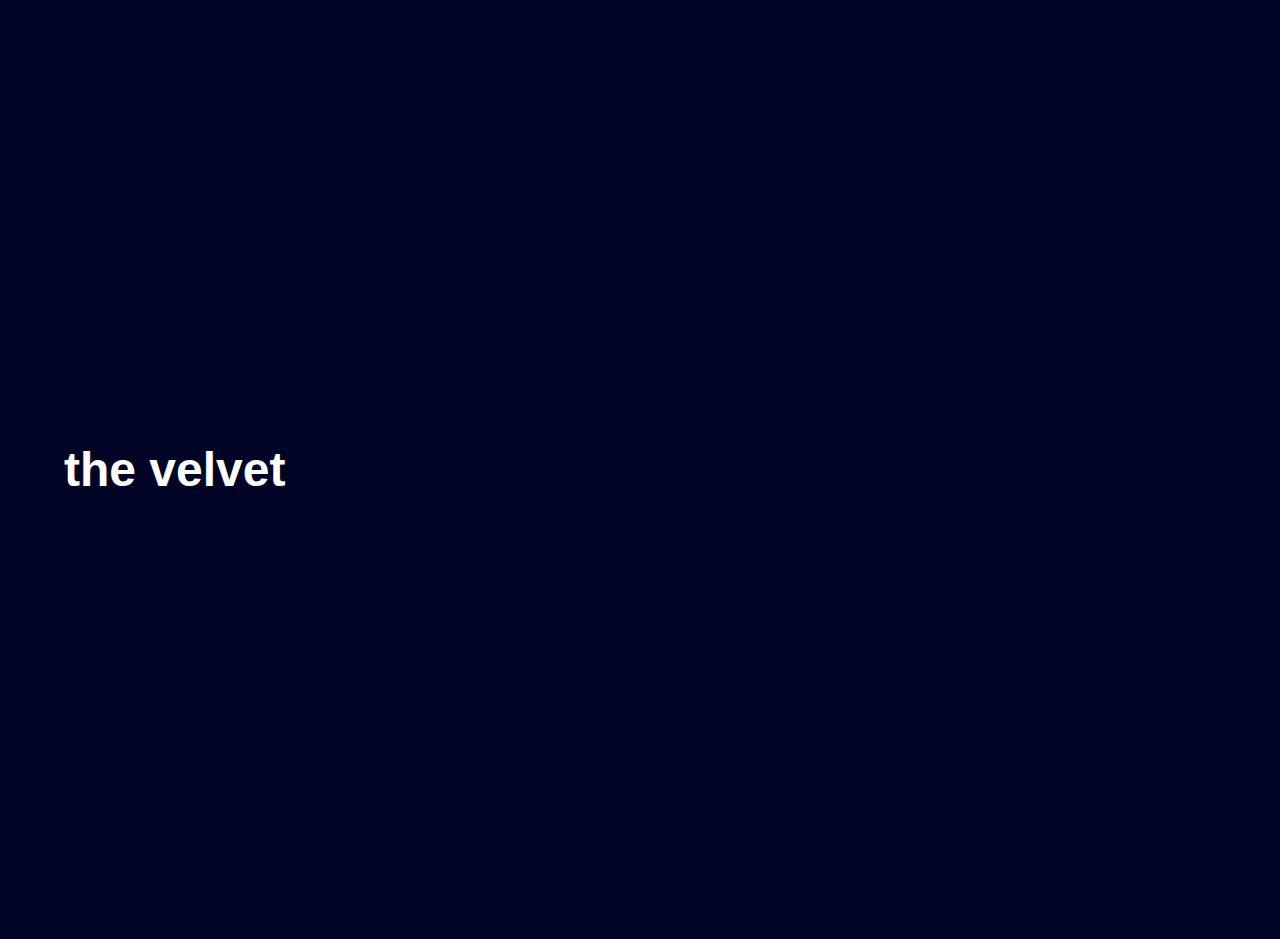
<file: prozess/day 6/25.03_16.15/index.html>
<!DOCTYPE html>
<html lang="en">

<head>
    <meta charset="UTF-8">
    <meta name="viewport" content="width=device-width, initial-scale=1.0">
    <title>poster animated 1</title>
    <link rel="stylesheet" href="https://laura-giaimo.github.io/KickWeb2024/prozess/day 6/25.03_16.15/plakat.css">
</head>

<body>
    <div class="scroll-container">
        <h1 class="heading">the velvet</h1>
        <div class="containerUnderground">
            <img src="https://laura-giaimo.github.io/KickWeb2024/sprint2/images/Underground.png" alt="underground" class="underground">
        </div>
        <div class="arrow"><span style='font-size:10vh;'>&#11015;&#11015;&#11015;</span></div>

        <!-- Metro Station -->
        <div class="Metrostation">
            <img src="https://laura-giaimo.github.io/KickWeb2024/prozess/day 6/background_v2.svg">

            <!-- Metro/Train -->
            <div class="content">
                <?xml version="1.0" encoding="UTF-8"?>
                <svg id="metro" xmlns="http://www.w3.org/2000/svg" viewBox="0 0 357.55 95.65">
                    <defs>
                        <style>
                            .cls-1 {
                                fill: #51a8b9;
                            }

                            .cls-1,
                            .cls-2,
                            .cls-3,
                            .cls-4,
                            .cls-5,
                            .cls-6,
                            .cls-7,
                            .cls-8,
                            .cls-9,
                            .cls-10,
                            .cls-11,
                            .cls-12 {
                                stroke-width: 0px;
                            }

                            .cls-2 {
                                fill: #2f2d42;
                            }

                            .cls-3 {
                                fill: #eaeaea;
                            }

                            .cls-4 {
                                fill: #618fa3;
                            }

                            .cls-5 {
                                fill: #1d1d2b;
                            }

                            .cls-6 {
                                fill: #83aec6;
                            }

                            .cls-7 {
                                fill: #cce1e5;
                            }

                            .cls-8 {
                                fill: #252435;
                            }

                            .cls-9 {
                                fill: #80898e;
                            }

                            .cls-10 {
                                fill: #385370;
                            }

                            .cls-11 {
                                fill: #e8e8e8;
                            }

                            .cls-12 {
                                fill: #4197a3;
                            }
                        </style>
                    </defs>
                    <g>
                        <g>
                            <rect class="cls-8" y="78.44" width="350.91" height="6.27" />
                            <g>
                                <path class="cls-2"
                                    d="M8.6,75.31H2.36v13.05h6.24c1.28,0,2.31-1.01,2.31-2.26v-8.53c0-1.25-1.03-2.26-2.31-2.26Z" />
                                <path class="cls-2"
                                    d="M20.36,85.48c0,.73-.59,1.33-1.33,1.33h0c-.73,0-1.33-.59-1.33-1.33v-7.3c0-.73.59-1.33,1.33-1.33h0c.73,0,1.33.59,1.33,1.33v7.3Z" />
                                <path class="cls-5"
                                    d="M117.39,88.84H25.93v-20.81h91.46v20.81ZM28.5,86.28h86.32v-15.68H28.5v15.68Z" />
                                <circle class="cls-2" cx="43.02" cy="83.6" r="12.05" />
                                <path class="cls-5"
                                    d="M49.21,83.6c0,3.42-2.77,6.19-6.19,6.19s-6.19-2.77-6.19-6.19,2.77-6.19,6.19-6.19,6.19,2.77,6.19,6.19Z" />
                                <circle class="cls-2" cx="98.51" cy="83.6" r="12.05" />
                                <path class="cls-5"
                                    d="M104.7,83.6c0,3.42-2.77,6.19-6.19,6.19s-6.19-2.77-6.19-6.19,2.77-6.19,6.19-6.19,6.19,2.77,6.19,6.19Z" />
                                <rect class="cls-5" x="61.27" y="69.78" width="19.24" height="12.05" />
                                <rect class="cls-5" x="65.47" y="79.51" width="10.61" height="8.84" />
                                <rect class="cls-5" x="28.5" y="70.6" width="86.32" height="4.7" />
                            </g>
                            <path class="cls-5"
                                d="M147.24,83.32c0,3.57-2.94,6.47-6.56,6.47s-6.56-2.9-6.56-6.47,2.94-6.47,6.56-6.47,6.56,2.9,6.56,6.47Z" />
                            <rect class="cls-5" x="161.75" y="77.41" width="29.03" height="12.38" />
                            <rect class="cls-5" x="203.43" y="76.08" width="32.78" height="11.5" />
                            <g>
                                <path class="cls-2"
                                    d="M348.95,75.29h6.24v13.05h-6.24c-1.28,0-2.31-1.01-2.31-2.26v-8.53c0-1.25,1.03-2.26,2.31-2.26Z" />
                                <path class="cls-2"
                                    d="M337.19,85.46c0,.73.59,1.33,1.33,1.33h0c.73,0,1.33-.59,1.33-1.33v-7.3c0-.73-.59-1.33-1.33-1.33h0c-.73,0-1.33.59-1.33,1.33v7.3Z" />
                                <path class="cls-5"
                                    d="M240.16,68.02h91.46v20.81h-91.46v-20.81ZM329.05,70.59h-86.32v15.68h86.32v-15.68Z" />
                                <circle class="cls-2" cx="314.52" cy="83.58" r="12.05" />
                                <path class="cls-5"
                                    d="M308.33,83.58c0,3.42,2.77,6.19,6.19,6.19s6.19-2.77,6.19-6.19-2.77-6.19-6.19-6.19-6.19,2.77-6.19,6.19Z" />
                                <circle class="cls-2" cx="259.04" cy="83.58" r="12.05" />
                                <path class="cls-5"
                                    d="M252.85,83.58c0,3.42,2.77,6.19,6.19,6.19s6.19-2.77,6.19-6.19-2.77-6.19-6.19-6.19-6.19,2.77-6.19,6.19Z" />
                                <rect class="cls-5" x="277.04" y="69.76" width="19.24" height="12.05" />
                                <rect class="cls-5" x="281.47" y="79.49" width="10.61" height="8.84" />
                                <rect class="cls-5" x="242.73" y="70.59" width="86.32" height="4.7" />
                            </g>
                        </g>
                        <path class="cls-7"
                            d="M336.59,0H20.33C15.1,0,6.63,5.06,6.63,16.81v35.71h344.49l-.49-36.35c.49-11.27-8.82-16.17-14.04-16.17Z" />
                        <rect class="cls-1" x="6.63" y="52.52" width="344.49" height="22.77" />
                    </g>
                    <path class="cls-12"
                        d="M85.13,64.77h77.24c-.05-1.39-.07-2.73-.03-4.08h-77.24c.02.18.03.37.03.55v3.51s0,.01,0,.02Z" />
                    <path class="cls-12" d="M273.13,60.7h-73.22v4.08h73.49c-.08-1.36-.21-2.72-.28-4.08Z" />
                    <path class="cls-12"
                        d="M342.18,60.7h-30.99c.15,1.34.15,2.72.07,4.08h30.92c1.18,0,2.14-.91,2.14-2.04s-.96-2.04-2.14-2.04Z" />
                    <path class="cls-12"
                        d="M48.53,60.7h-31.9c-1.18,0-2.14.91-2.14,2.04s.96,2.04,2.14,2.04h31.78c-.06-1.39-.05-2.7.11-4.08Z" />
                    <path class="cls-9"
                        d="M86.42,75.8h-39.06V19.39c0-4.28,3.29-7.75,7.34-7.75h24.38c4.05,0,7.34,3.48,7.34,7.75v56.41ZM48.65,74.52h36.48V19.39c0-3.57-2.71-6.47-6.05-6.47h-24.38c-3.34,0-6.05,2.9-6.05,6.47v55.13Z" />
                    <path class="cls-9"
                        d="M200.56,75.8h-38.81V19.39c0-4.28,3.27-7.75,7.29-7.75h24.22c4.02,0,7.29,3.48,7.29,7.75v56.41ZM163.04,74.52h36.24V19.39c0-3.57-2.7-6.47-6.01-6.47h-24.22c-3.31,0-6.01,2.9-6.01,6.47v55.13Z" />
                    <path class="cls-9"
                        d="M311.49,75.29h-38.81V18.88c0-4.28,3.27-7.75,7.29-7.75h24.22c4.02,0,7.29,3.48,7.29,7.75v56.41ZM273.96,74.01h36.24V18.88c0-3.57-2.7-6.47-6.01-6.47h-24.22c-3.31,0-6.01,2.9-6.01,6.47v55.13Z" />
                    <g>
                        <g>
                            <path class="cls-10"
                                d="M136.37,16.11h-32.46c-2.76,0-4.99,2.09-4.99,4.68v2.8h42.45v-2.8c0-2.58-2.23-4.68-4.99-4.68Z" />
                            <path class="cls-11"
                                d="M141.68,23.91h-43.09v-3.13c0-2.76,2.38-5,5.31-5h32.46c2.93,0,5.31,2.24,5.31,5v3.13ZM99.23,23.27h41.81v-2.48c0-2.4-2.1-4.36-4.67-4.36h-32.46c-2.58,0-4.67,1.95-4.67,4.36v2.48Z" />
                        </g>
                        <g>
                            <path class="cls-10"
                                d="M98.91,35.85c0,2.58,2.23,4.68,4.99,4.68h32.46c2.76,0,4.99-2.09,4.99-4.68v-10.68h-42.45v10.68Z" />
                            <path class="cls-11"
                                d="M136.37,40.85h-32.46c-2.93,0-5.31-2.24-5.31-5v-11h43.09v11c0,2.76-2.38,5-5.31,5ZM99.23,25.49v10.36c0,2.4,2.1,4.36,4.67,4.36h32.46c2.58,0,4.67-1.95,4.67-4.36v-10.36h-41.81Z" />
                        </g>
                        <g>
                            <path class="cls-10"
                                d="M76.57,16.11h-2.18c-2.76,0-4.99,2.09-4.99,4.68v15.06c0,2.58,2.23,4.68,4.99,4.68h2.18c2.76,0,4.99-2.09,4.99-4.68v-15.06c0-2.58-2.23-4.68-4.99-4.68Z" />
                            <path class="cls-11"
                                d="M76.57,40.85h-2.18c-2.93,0-5.31-2.24-5.31-5v-15.06c0-2.76,2.38-5,5.31-5h2.18c2.93,0,5.31,2.24,5.31,5v15.06c0,2.76-2.38,5-5.31,5ZM74.38,16.43c-2.58,0-4.67,1.95-4.67,4.36v15.06c0,2.4,2.1,4.36,4.67,4.36h2.18c2.58,0,4.67-1.95,4.67-4.36v-15.06c0-2.4-2.1-4.36-4.67-4.36h-2.18Z" />
                        </g>
                        <g>
                            <path class="cls-10"
                                d="M59.16,16.11h-2.18c-2.76,0-4.99,2.09-4.99,4.68v15.06c0,2.58,2.23,4.68,4.99,4.68h2.18c2.76,0,4.99-2.09,4.99-4.68v-15.06c0-2.58-2.23-4.68-4.99-4.68Z" />
                            <path class="cls-11"
                                d="M59.16,40.85h-2.18c-2.93,0-5.31-2.24-5.31-5v-15.06c0-2.76,2.38-5,5.31-5h2.18c2.93,0,5.31,2.24,5.31,5v15.06c0,2.76-2.38,5-5.31,5ZM56.98,16.43c-2.58,0-4.67,1.95-4.67,4.36v15.06c0,2.4,2.1,4.36,4.67,4.36h2.18c2.58,0,4.67-1.95,4.67-4.36v-15.06c0-2.4-2.1-4.36-4.67-4.36h-2.18Z" />
                        </g>
                        <g>
                            <path class="cls-10"
                                d="M250.94,16.11h-32.46c-2.76,0-4.99,2.09-4.99,4.68v2.8h42.45v-2.8c0-2.58-2.23-4.68-4.99-4.68Z" />
                            <path class="cls-11"
                                d="M256.25,23.91h-43.09v-3.13c0-2.76,2.38-5,5.31-5h32.46c2.93,0,5.31,2.24,5.31,5v3.13ZM213.8,23.27h41.81v-2.48c0-2.4-2.1-4.36-4.67-4.36h-32.46c-2.58,0-4.67,1.95-4.67,4.36v2.48Z" />
                        </g>
                        <g>
                            <path class="cls-10"
                                d="M213.48,35.85c0,2.58,2.23,4.68,4.99,4.68h32.46c2.76,0,4.99-2.09,4.99-4.68v-10.68h-42.45v10.68Z" />
                            <path class="cls-11"
                                d="M250.94,40.85h-32.46c-2.93,0-5.31-2.24-5.31-5v-11h43.09v11c0,2.76-2.38,5-5.31,5ZM213.8,25.49v10.36c0,2.4,2.1,4.36,4.67,4.36h32.46c2.58,0,4.67-1.95,4.67-4.36v-10.36h-41.81Z" />
                        </g>
                        <g>
                            <path class="cls-10"
                                d="M191.14,16.11h-2.18c-2.76,0-4.99,2.09-4.99,4.68v15.06c0,2.58,2.23,4.68,4.99,4.68h2.18c2.76,0,4.99-2.09,4.99-4.68v-15.06c0-2.58-2.23-4.68-4.99-4.68Z" />
                            <path class="cls-11"
                                d="M191.14,40.85h-2.18c-2.93,0-5.31-2.24-5.31-5v-15.06c0-2.76,2.38-5,5.31-5h2.18c2.93,0,5.31,2.24,5.31,5v15.06c0,2.76-2.38,5-5.31,5ZM188.95,16.43c-2.58,0-4.67,1.95-4.67,4.36v15.06c0,2.4,2.1,4.36,4.67,4.36h2.18c2.58,0,4.67-1.95,4.67-4.36v-15.06c0-2.4-2.1-4.36-4.67-4.36h-2.18Z" />
                        </g>
                        <g>
                            <path class="cls-10"
                                d="M173.73,16.11h-2.18c-2.76,0-4.99,2.09-4.99,4.68v15.06c0,2.58,2.23,4.68,4.99,4.68h2.18c2.76,0,4.99-2.09,4.99-4.68v-15.06c0-2.58-2.23-4.68-4.99-4.68Z" />
                            <path class="cls-11"
                                d="M173.73,40.85h-2.18c-2.93,0-5.31-2.24-5.31-5v-15.06c0-2.76,2.38-5,5.31-5h2.18c2.93,0,5.31,2.24,5.31,5v15.06c0,2.76-2.38,5-5.31,5ZM171.55,16.43c-2.58,0-4.67,1.95-4.67,4.36v15.06c0,2.4,2.1,4.36,4.67,4.36h2.18c2.58,0,4.67-1.95,4.67-4.36v-15.06c0-2.4-2.1-4.36-4.67-4.36h-2.18Z" />
                        </g>
                        <g>
                            <path class="cls-10"
                                d="M301.42,16.11h-2.18c-2.76,0-4.99,2.09-4.99,4.68v15.06c0,2.58,2.23,4.68,4.99,4.68h2.18c2.76,0,4.99-2.09,4.99-4.68v-15.06c0-2.58-2.24-4.68-4.99-4.68Z" />
                            <path class="cls-11"
                                d="M301.42,40.85h-2.18c-2.93,0-5.31-2.24-5.31-5v-15.06c0-2.76,2.38-5,5.31-5h2.18c2.93,0,5.31,2.24,5.31,5v15.06c0,2.76-2.38,5-5.31,5ZM299.24,16.43c-2.58,0-4.67,1.95-4.67,4.36v15.06c0,2.4,2.1,4.36,4.67,4.36h2.18c2.58,0,4.67-1.95,4.67-4.36v-15.06c0-2.4-2.1-4.36-4.67-4.36h-2.18Z" />
                        </g>
                        <g>
                            <path class="cls-10"
                                d="M284.01,16.11h-2.18c-2.76,0-4.99,2.09-4.99,4.68v15.06c0,2.58,2.23,4.68,4.99,4.68h2.18c2.76,0,4.99-2.09,4.99-4.68v-15.06c0-2.58-2.23-4.68-4.99-4.68Z" />
                            <path class="cls-11"
                                d="M284.01,40.85h-2.18c-2.93,0-5.31-2.24-5.31-5v-15.06c0-2.76,2.38-5,5.31-5h2.18c2.93,0,5.31,2.24,5.31,5v15.06c0,2.76-2.38,5-5.31,5ZM281.83,16.43c-2.58,0-4.67,1.95-4.67,4.36v15.06c0,2.4,2.1,4.36,4.67,4.36h2.18c2.58,0,4.67-1.95,4.67-4.36v-15.06c0-2.4-2.1-4.36-4.67-4.36h-2.18Z" />
                        </g>
                        <g>
                            <path class="cls-10"
                                d="M30.08,16.11h-2.18c-2.76,0-4.99,2.09-4.99,4.68v15.06c0,2.58,2.24,4.68,4.99,4.68h2.18c2.76,0,4.99-2.09,4.99-4.68v-15.06c0-2.58-2.23-4.68-4.99-4.68Z" />
                            <path class="cls-11"
                                d="M30.08,40.85h-2.18c-2.93,0-5.31-2.24-5.31-5v-15.06c0-2.76,2.38-5,5.31-5h2.18c2.93,0,5.31,2.24,5.31,5v15.06c0,2.76-2.38,5-5.31,5ZM27.9,16.43c-2.58,0-4.67,1.95-4.67,4.36v15.06c0,2.4,2.1,4.36,4.67,4.36h2.18c2.58,0,4.67-1.95,4.67-4.36v-15.06c0-2.4-2.1-4.36-4.67-4.36h-2.18Z" />
                        </g>
                        <g>
                            <path class="cls-10"
                                d="M329.86,16.11h-2.18c-2.76,0-4.99,2.09-4.99,4.68v15.06c0,2.58,2.23,4.68,4.99,4.68h2.18c2.76,0,4.99-2.09,4.99-4.68v-15.06c0-2.58-2.23-4.68-4.99-4.68Z" />
                            <path class="cls-11"
                                d="M329.86,40.85h-2.18c-2.93,0-5.31-2.24-5.31-5v-15.06c0-2.76,2.38-5,5.31-5h2.18c2.93,0,5.31,2.24,5.31,5v15.06c0,2.76-2.38,5-5.31,5ZM327.68,16.43c-2.58,0-4.67,1.95-4.67,4.36v15.06c0,2.4,2.1,4.36,4.67,4.36h2.18c2.58,0,4.67-1.95,4.67-4.36v-15.06c0-2.4-2.1-4.36-4.67-4.36h-2.18Z" />
                        </g>
                    </g>
                    <rect class="cls-9" x="66.2" y="11.64" width=".87" height="63.52" />
                    <rect class="cls-9" x="180.72" y="12.28" width=".87" height="63.52" />
                    <rect class="cls-9" x="291.21" y="11.45" width=".87" height="63.52" />
                    <g>
                        <path class="cls-10"
                            d="M7.57,15.79h-.94v20.59h.94c3.04,0,5.5-2.31,5.5-5.16v-10.26c0-2.85-2.46-5.16-5.5-5.16Z" />
                        <path class="cls-11"
                            d="M7.57,15.47h-.94v.64h.94c2.85,0,5.18,2.17,5.18,4.84v10.26c0,2.67-2.32,4.84-5.18,4.84h-.94v.64h.94c3.21,0,5.82-2.46,5.82-5.49v-10.26c0-3.02-2.61-5.49-5.82-5.49Z" />
                    </g>
                    <g>
                        <path class="cls-10"
                            d="M349.82,16.95h.94v20.59h-.94c-3.04,0-5.5-2.31-5.5-5.16v-10.26c0-2.85,2.46-5.16,5.5-5.16Z" />
                        <path class="cls-11"
                            d="M349.82,16.63h.94v.64h-.94c-2.85,0-5.18,2.17-5.18,4.84v10.26c0,2.67,2.32,4.84,5.18,4.84h.94v.64h-.94c-3.21,0-5.82-2.46-5.82-5.49v-10.26c0-3.02,2.61-5.49,5.82-5.49Z" />
                    </g>
                    <path class="cls-3"
                        d="M106.96,8.16h242.02c-2.82-5.62-8.69-8.16-12.45-8.16H20.27c-3.69,0-9,2.53-11.8,8.16h98.5Z" />
                    <rect class="cls-6" x="26.79" y="5.92" width="11.04" height="4.67" />
                    <rect class="cls-6" x="114.62" y="5.82" width="11.04" height="4.67" />
                    <rect class="cls-6" x="230.69" y="5.82" width="11.04" height="4.67" />
                    <path class="cls-6"
                        d="M2.36,74.13c0,.65-.53,1.18-1.18,1.18h0c-.65,0-1.18-.53-1.18-1.18v-28.91c0-.65.53-1.18,1.18-1.18h0c.65,0,1.18.53,1.18,1.18v28.91Z" />
                    <rect class="cls-4" x="2.36" y="53.9" width="4.27" height="11.92" />
                    <path class="cls-6"
                        d="M355.19,76.69c0,.65.53,1.18,1.18,1.18h0c.65,0,1.18-.53,1.18-1.18v-28.91c0-.65-.53-1.18-1.18-1.18h0c-.65,0-1.18.53-1.18,1.18v28.91Z" />
                    <rect class="cls-4" x="350.91" y="56.47" width="4.27" height="11.92" />
                </svg>
            </div>

        </div>
    </div>






</body>

</html>
</file>
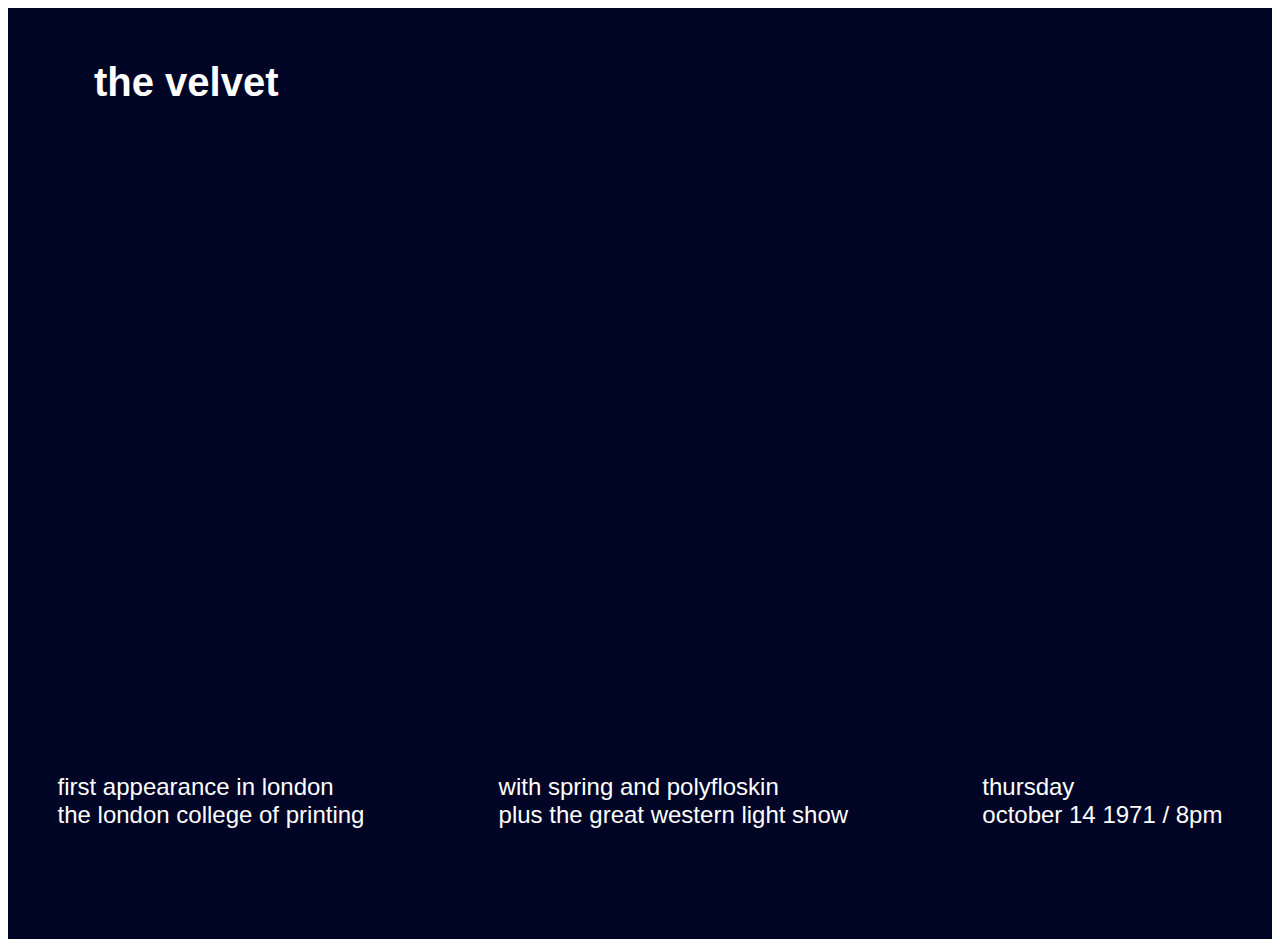
<file: prozess/day 7/02.04_20.30/index.html>
<!DOCTYPE html>
<html lang="en">

<head>
    <meta charset="UTF-8">
    <meta name="viewport" content="width=device-width, initial-scale=1.0">
    <title>Sprint 2 - CSS Animation</title>
    <link rel="stylesheet" href="https://laura-giaimo.github.io/KickWeb2024/prozess/day 7/02.04_20.30/plakat.css">
</head>

<body>
    <!-- AUDIO IMPORT -->
    <audio id="audio1">
        <source src="https://laura-giaimo.github.io/KickWeb2024/sprint2/sound/train.mp3" type="audio/mp3">
        Your browser does not support the audio element.
    </audio>
    <audio id="audio2">
        <source src="https://laura-giaimo.github.io/KickWeb2024/sprint2/sound/call-to-attention.mp3" type="audio/mp3">
        Your browser does not support the audio element.
    </audio>
    <audio id="audio3">
        <source src="https://laura-giaimo.github.io/KickWeb2024/sprint2/sound/info.mp3" type="audio/mp3">
        Your browser does not support the audio element.
    </audio>
    <audio id="audio4">
        <source src="https://laura-giaimo.github.io/KickWeb2024/sprint2/sound/call-to-attention.mp3" type="audio/mp3">
        Your browser does not support the audio element.
    </audio>
    <audio id="audio5">
        <source src="https://laura-giaimo.github.io/KickWeb2024/sprint2/sound/train.mp3" type="audio/mp3">
        Your browser does not support the audio element.
    </audio>

    <!-- JavaScript FOR AUDIO -->
    <script>
        const audio1 = document.getElementById('audio1');
        const audio2 = document.getElementById('audio2');
        const audio3 = document.getElementById('audio3');

        audio1.addEventListener('ended', () => {
            audio2.play();
        });

        audio2.addEventListener('ended', () => {
            audio3.play();
        });

        audio3.addEventListener('ended', () => {
            audio4.play();
        });

        audio4.addEventListener('ended', () => {
            audio5.play();
        });

        audio5.addEventListener('ended', () => {
        });

        audio1.play(); // Starte die Wiedergabe der ersten Audiodatei
    </script>


    <!-- HTML-->
    <div id="poster">
        <h1 class="heading">the velvet</h1>
        <div class="containerUnderground">
            <img src="https://laura-giaimo.github.io/KickWeb2024/sprint2/images/Underground.png" alt="underground" class="underground">
        </div>
        <div class="containerArrow">
            <div class="arrow"></div>
            <div class="arrow"></div>
            <div class="arrow"></div>
            <div class="arrow"></div>
        </div>
        <div id="info">
            <p class="first">first appearance in london<br />the london college of printing</p>
            <p class="second">with spring and polyfloskin<br />plus the great western light show</p>
            <p class="third">thursday<br />october 14 1971 / 8pm</p>
        </div>

    </div>




</body>

</html>
</file>
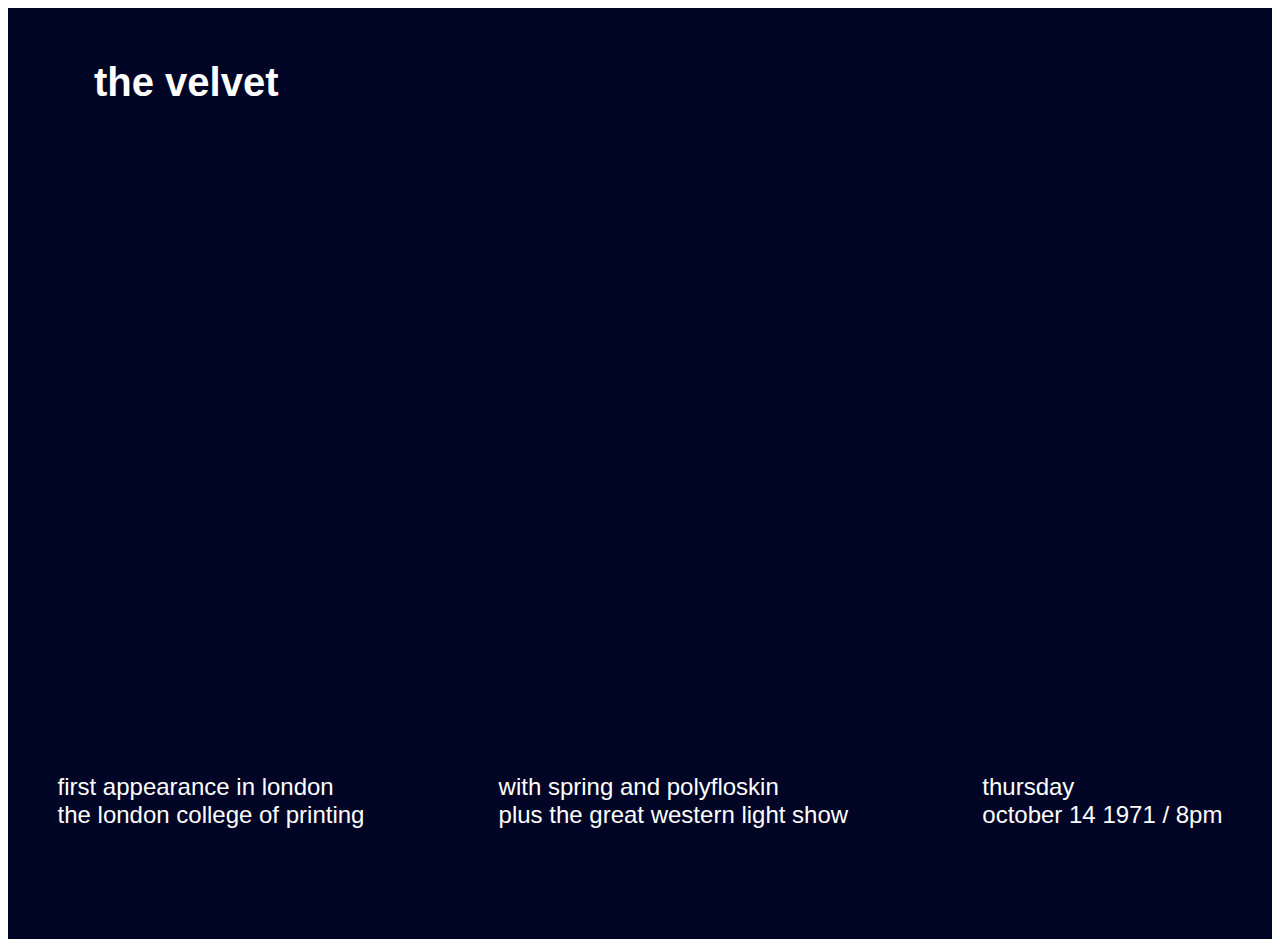
<file: prozess/day 7/02.04_23.20/index.html>
<!DOCTYPE html>
<html lang="en">

<head>
    <meta charset="UTF-8">
    <meta name="viewport" content="width=device-width, initial-scale=1.0">
    <title>Sprint 2 - CSS Animation</title>
    <link rel="stylesheet" href="https://laura-giaimo.github.io/KickWeb2024/prozess/day 7/02.04_23.20/plakat.css">
</head>

<body>
    <!-- AUDIO IMPORT -->
    <audio id="audio1">
        <source src="https://laura-giaimo.github.io/KickWeb2024/sprint2/sound/train.mp3" type="audio/mp3">
        Your browser does not support the audio element.
    </audio>
    <audio id="audio2">
        <source src="https://laura-giaimo.github.io/KickWeb2024/sprint2/sound/call-to-attention.mp3" type="audio/mp3">
        Your browser does not support the audio element.
    </audio>
    <audio id="audio3">
        <source src="https://laura-giaimo.github.io/KickWeb2024/sprint2/sound/info.mp3" type="audio/mp3">
        Your browser does not support the audio element.
    </audio>
    <audio id="audio4">
        <source src="https://laura-giaimo.github.io/KickWeb2024/sprint2/sound/call-to-attention.mp3" type="audio/mp3">
        Your browser does not support the audio element.
    </audio>
    <audio id="audio5">
        <source src="https://laura-giaimo.github.io/KickWeb2024/sprint2/sound/train.mp3" type="audio/mp3">
        Your browser does not support the audio element.
    </audio>

    <!-- JavaScript FOR AUDIO -->
    <script>
        const audio1 = document.getElementById('audio1');
        const audio2 = document.getElementById('audio2');
        const audio3 = document.getElementById('audio3');

        audio1.addEventListener('ended', () => {
            audio2.play();
        });

        audio2.addEventListener('ended', () => {
            audio3.play();
        });

        audio3.addEventListener('ended', () => {
            audio4.play();
        });

        audio4.addEventListener('ended', () => {
            audio5.play();
        });

        audio5.addEventListener('ended', () => {
        });

        audio1.play(); // Starte die Wiedergabe der ersten Audiodatei
    </script>


    <!-- HTML-->
    <div id="poster">
        <h1 class="heading">the velvet</h1>
        <div class="containerUnderground reappear">
            <img src="https://laura-giaimo.github.io/KickWeb2024/sprint2/images/Underground.png" alt="underground" class="underground">
        </div>
        <div class="containerArrow">
            <div class="arrow"></div>
            <div class="arrow"></div>
            <div class="arrow"></div>
            <div class="arrow"></div>
        </div>
        <div id="info">
            <p class="first">first&nbsp;appearance&nbsp;in&nbsp;london<br />the&nbsp;london&nbsp;college&nbsp;of&nbsp;printing</p>
            <p class="second">with&nbsp;spring&nbsp;and&nbsp;polyfloskin<br />plus&nbsp;the&nbsp;great&nbsp;western&nbsp;light&nbsp;show</p>
            <p class="third">thursday<br />october&nbsp;14&nbsp;1971&nbsp;/&nbsp;8pm</p>
        </div>

    </div>

    <!-- JavaScript für Writing Animation -->
    <script>
        // Funktion zum Starten des Typing-Effekts nach einer Verzögerung
        function startTypingAfterDelay() {
            const paragraphs = document.querySelectorAll('.first, .second, .third');
            paragraphs.forEach((paragraph, index) => {
                let delay = 15000; // Startverzögerung von 15 Sekunden für den ersten Absatz
                if (index === 1) {
                    delay = 18500; // Verzögerung von 18.5 Sekunden für den zweiten Absatz
                } else if (index === 2) {
                    delay = 22500; // Verzögerung von 22.5 Sekunden für den dritten Absatz
                }
                setTimeout(() => {
                    typeWriter(paragraph);
                    // Textfarbe ändern
                    paragraph.style.color = '#ce00c3';
                }, delay);
            });
        }

        // Funktion zum Animieren des Typing-Effekts
        function typeWriter(element) {
            const text = element.innerText;
            element.innerText = ''; // Leeren Sie den Inhalt des Absatzes
            let i = 0;
            const speed = 50; // Geschwindigkeit in Millisekunden
            const typing = setInterval(() => {
                if (i < text.length) {
                    element.innerText += text.charAt(i);
                    i++;
                } else {
                    clearInterval(typing);
                }
            }, speed);
        }

        // Starten Sie den Typing-Effekt nach einer Verzögerung
        startTypingAfterDelay();



    </script>




</body>

</html>
</file>
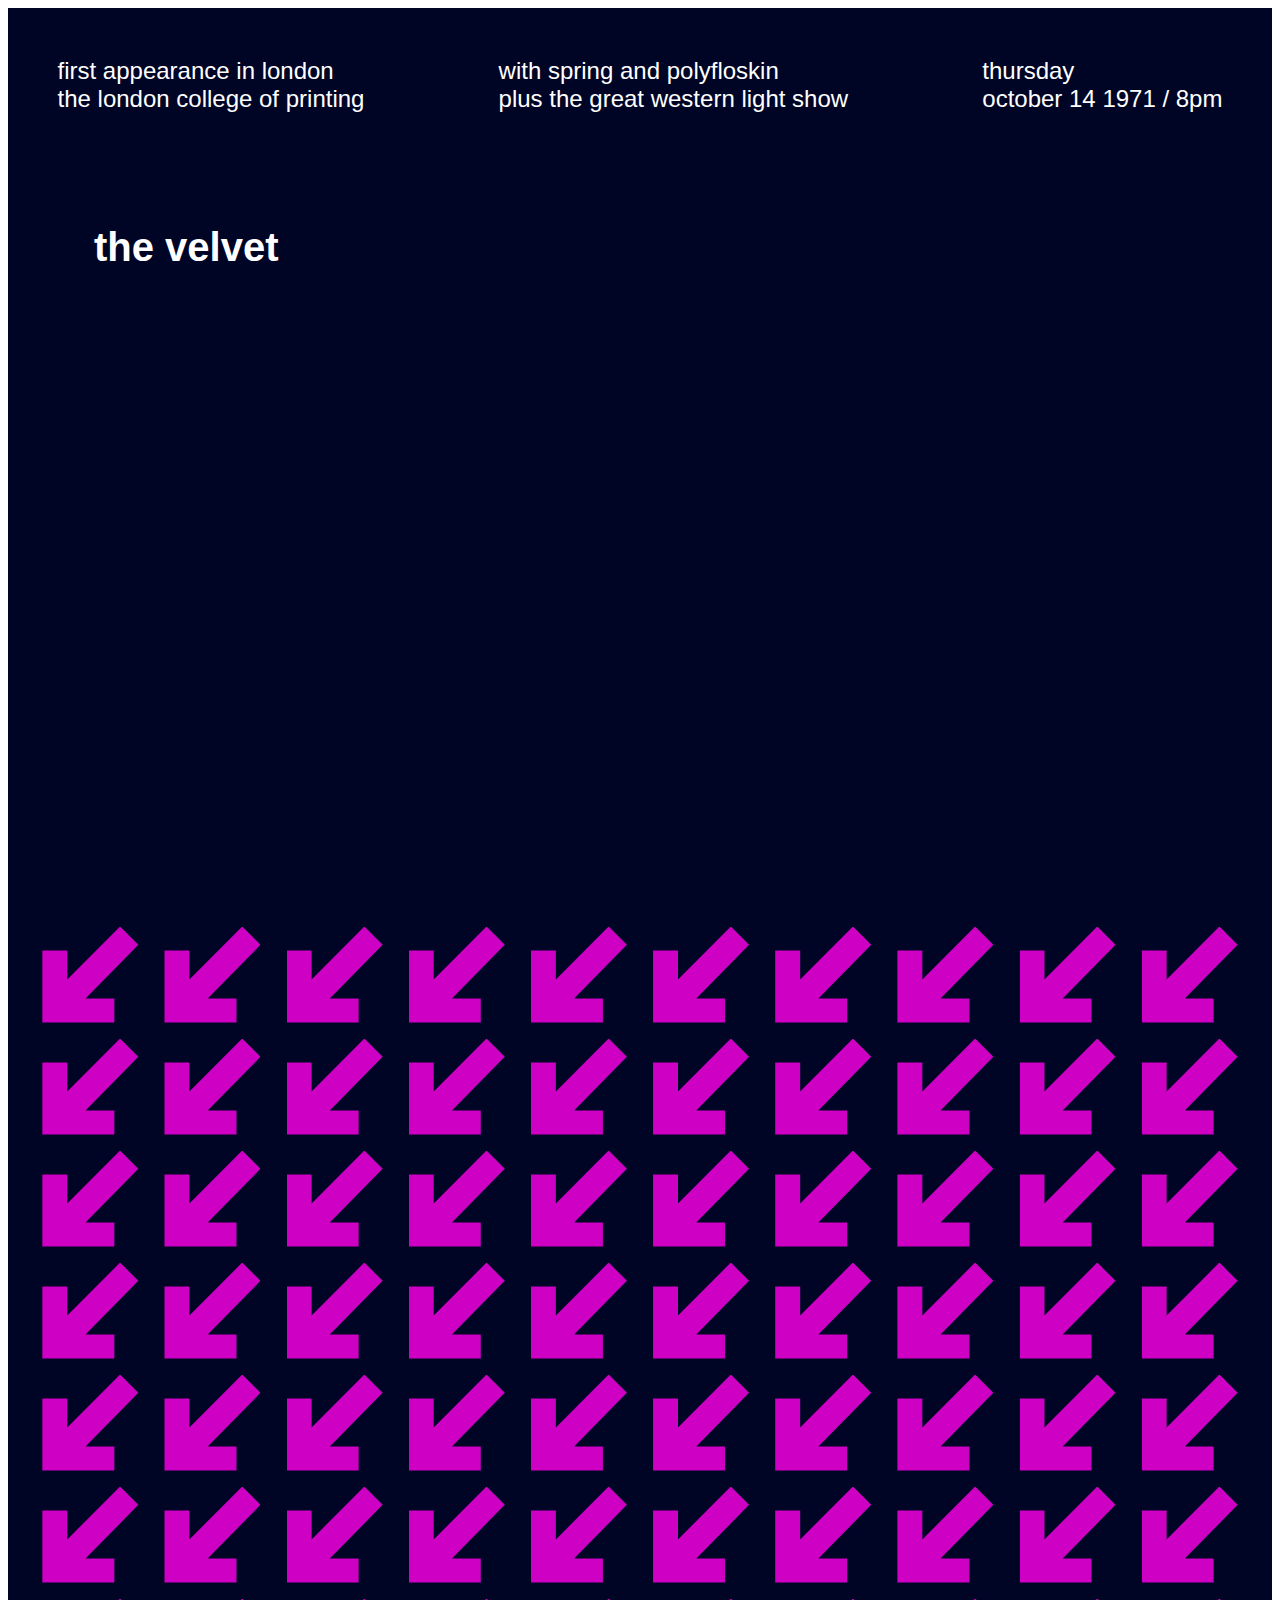
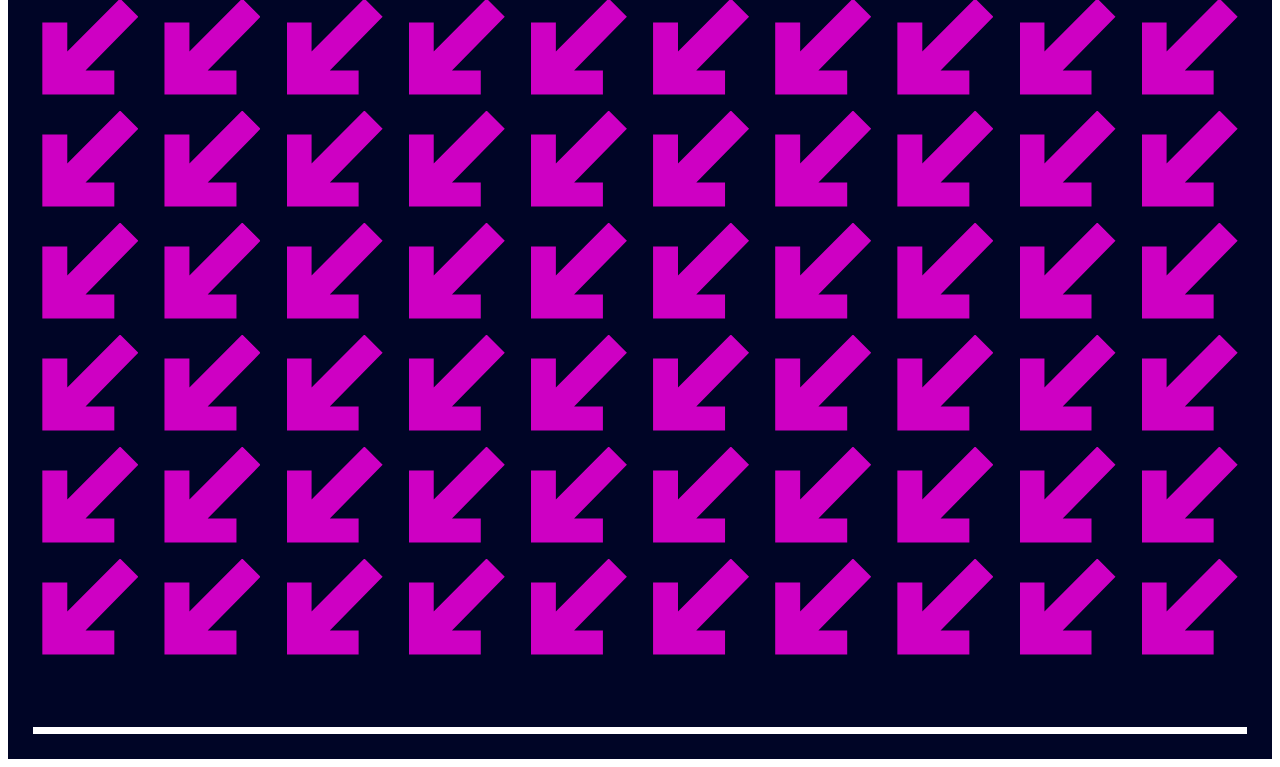
<file: prozess/day 7/26.03_14.20/index.html>
<!DOCTYPE html>
<html lang="en">

<head>
    <meta charset="UTF-8">
    <meta name="viewport" content="width=device-width, initial-scale=1.0">
    <title>poster try2</title>
    <link rel="stylesheet" href="https://laura-giaimo.github.io/KickWeb2024/prozess/day 7/26.03_14.20/plakat.css">
</head>

<body>
    <div id="poster">
        <div id="info">
            <p class="first">first appearance in london<br />the london college of printing</p>
            <p class="second">with spring and polyfloskin<br />plus the great western light show</p>
            <p class="third">thursday<br />october 14 1971 / 8pm</p>
        </div>
        <h1 class="heading">the velvet</h1>
        <div class="containerUnderground">
            <img src="https://laura-giaimo.github.io/KickWeb2024/sprint2/images/Underground.png" alt="underground" class="underground">
        </div>
        <div id="grid">
            <div class="arrow first"></div>
            <div class="arrow"></div>
            <div class="arrow"></div>
            <div class="arrow"></div>
            <div class="arrow"></div>
            <div class="arrow"></div>
            <div class="arrow"></div>
            <div class="arrow"></div>
            <div class="arrow"></div>
            <div class="arrow"></div>
            <div class="arrow"></div>
            <div class="arrow"></div>
            <div class="arrow"></div>
            <div class="arrow"></div>
            <div class="arrow"></div>
            <div class="arrow"></div>
            <div class="arrow"></div>
            <div class="arrow"></div>
            <div class="arrow"></div>
            <div class="arrow"></div>
            <div class="arrow"></div>
            <div class="arrow"></div>
            <div class="arrow"></div>
            <div class="arrow"></div>
            <div class="arrow"></div>
            <div class="arrow"></div>
            <div class="arrow"></div>
            <div class="arrow"></div>
            <div class="arrow"></div>
            <div class="arrow"></div>
            <div class="arrow"></div>
            <div class="arrow"></div>
            <div class="arrow"></div>
            <div class="arrow"></div>
            <div class="arrow"></div>
            <div class="arrow last"></div>
            <!-- Try weitere Pfeile DESKTOP-->
            <div class="arrow"></div>
            <div class="arrow"></div>
            <div class="arrow"></div>
            <div class="arrow"></div>
            <div class="arrow"></div>
            <div class="arrow"></div>
            <div class="arrow"></div>
            <div class="arrow"></div>
            <div class="arrow"></div>
            <div class="arrow"></div>
            <div class="arrow"></div>
            <div class="arrow"></div>
            <div class="arrow"></div>
            <div class="arrow"></div>
            <div class="arrow"></div>
            <div class="arrow"></div>
            <div class="arrow"></div>
            <div class="arrow"></div>
            <div class="arrow"></div>
            <div class="arrow"></div>
            <div class="arrow"></div>
            <div class="arrow"></div>
            <div class="arrow"></div>
            <div class="arrow"></div>
            <div class="arrow"></div>
            <div class="arrow"></div>
            <div class="arrow"></div>
            <div class="arrow"></div>
            <div class="arrow"></div>
            <div class="arrow"></div>
            <div class="arrow"></div>
            <div class="arrow"></div>
            <div class="arrow"></div>
            <div class="arrow"></div>
            <div class="arrow"></div>
            <div class="arrow"></div>
            <div class="arrow"></div>
            <div class="arrow"></div>
            <div class="arrow"></div>
            <div class="arrow"></div>
            <div class="arrow"></div>
            <div class="arrow"></div>
            <div class="arrow"></div>
            <div class="arrow"></div>
            <div class="arrow"></div>
            <div class="arrow"></div>
            <div class="arrow"></div>
            <div class="arrow"></div>
            <div class="arrow"></div>
            <div class="arrow"></div>
            <div class="arrow"></div>
            <div class="arrow"></div>
            <div class="arrow"></div>
            <div class="arrow"></div>
            <div class="arrow"></div>
            <div class="arrow"></div>
            <div class="arrow"></div>
            <div class="arrow"></div>
            <div class="arrow"></div>
            <div class="arrow"></div>
            <div class="arrow"></div>
            <div class="arrow"></div>
            <div class="arrow"></div>
            <div class="arrow"></div>
            <div class="arrow"></div>
            <div class="arrow"></div>
            <div class="arrow"></div>
            <div class="arrow"></div>
            <div class="arrow"></div>
            <div class="arrow"></div>
            <div class="arrow"></div>
            <div class="arrow"></div>
            <div class="arrow"></div>
            <div class="arrow"></div>
            <div class="arrow"></div>
            <div class="arrow"></div>
            <div class="arrow"></div>
            <div class="arrow"></div>
            <div class="arrow"></div>
            <div class="arrow"></div>
            <div class="arrow"></div>
            <div class="arrow"></div>
            <div class="arrow"></div>
            <div class="arrow"></div>
        </div>
    </div>




</body>

</html>
</file>
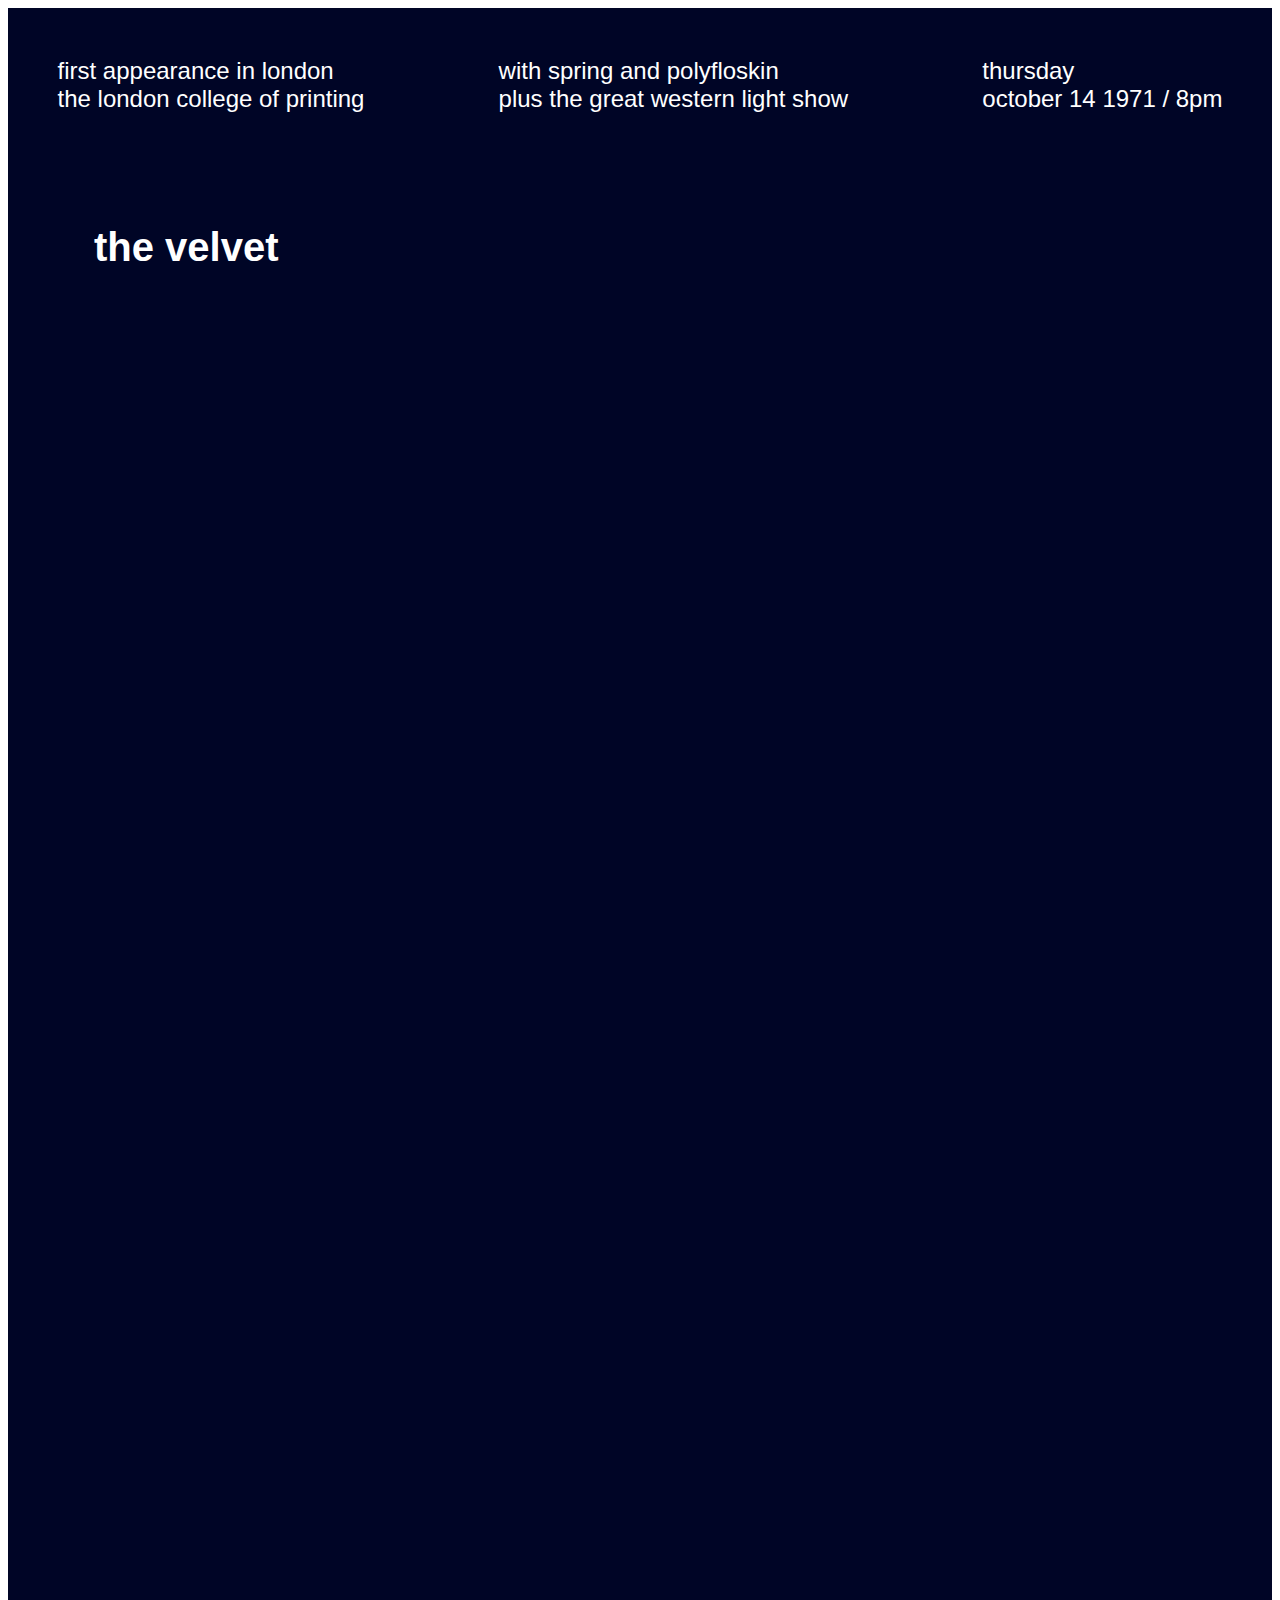
<file: prozess/day 7/26.03_15.20/index.html>
<!DOCTYPE html>
<html lang="en">

<head>
    <meta charset="UTF-8">
    <meta name="viewport" content="width=device-width, initial-scale=1.0">
    <title>poster try2</title>
    <link rel="stylesheet" href="https://laura-giaimo.github.io/KickWeb2024/prozess/day 7/26.03_15.20/plakat.css">
</head>

<body>
    <div id="poster">
        <div id="info">
            <p class="first">first appearance in london<br />the london college of printing</p>
            <p class="second">with spring and polyfloskin<br />plus the great western light show</p>
            <p class="third">thursday<br />october 14 1971 / 8pm</p>
        </div>
        <h1 class="heading">the velvet</h1>
        <div class="containerUnderground">
            <img src="https://laura-giaimo.github.io/KickWeb2024/sprint2/images/Underground.png" alt="underground" class="underground">
        </div>
        <div id="grid">
            <div class="arrow first" onclick="flipArrow(this)"></div>
            <div class="arrow" onclick="flipArrow(this)"></div>
            <div class="arrow" onclick="flipArrow(this)"></div>
            <div class="arrow" onclick="flipArrow(this)"></div>
            <div class="arrow" onclick="flipArrow(this)"></div>
            <div class="arrow" onclick="flipArrow(this)"></div>
            <div class="arrow" onclick="flipArrow(this)"></div>
            <div class="arrow" onclick="flipArrow(this)"></div>
            <div class="arrow" onclick="flipArrow(this)"></div>
            <div class="arrow" onclick="flipArrow(this)"></div>
            <div class="arrow" onclick="flipArrow(this)"></div>
            <div class="arrow" onclick="flipArrow(this)"></div>
            <div class="arrow" onclick="flipArrow(this)"></div>
            <div class="arrow" onclick="flipArrow(this)"></div>
            <div class="arrow" onclick="flipArrow(this)"></div>
            <div class="arrow" onclick="flipArrow(this)"></div>
            <div class="arrow" onclick="flipArrow(this)"></div>
            <div class="arrow" onclick="flipArrow(this)"></div>
            <div class="arrow" onclick="flipArrow(this)"></div>
            <div class="arrow" onclick="flipArrow(this)"></div>
            <div class="arrow" onclick="flipArrow(this)"></div>
            <div class="arrow" onclick="flipArrow(this)"></div>
            <div class="arrow" onclick="flipArrow(this)"></div>
            <div class="arrow" onclick="flipArrow(this)"></div>
            <div class="arrow" onclick="flipArrow(this)"></div>
            <div class="arrow" onclick="flipArrow(this)"></div>
            <div class="arrow" onclick="flipArrow(this)"></div>
            <div class="arrow" onclick="flipArrow(this)"></div>
            <div class="arrow" onclick="flipArrow(this)"></div>
            <div class="arrow" onclick="flipArrow(this)"></div>
            <div class="arrow" onclick="flipArrow(this)"></div>
            <div class="arrow" onclick="flipArrow(this)"></div>
            <div class="arrow" onclick="flipArrow(this)"></div>
            <div class="arrow" onclick="flipArrow(this)"></div>
            <div class="arrow" onclick="flipArrow(this)"></div>
            <div class="arrow last"></div>
            <!-- Try weitere Pfeile DESKTOP-->
            <div class="arrow" onclick="flipArrow(this)"></div>
            <div class="arrow" onclick="flipArrow(this)"></div>
            <div class="arrow" onclick="flipArrow(this)"></div>
            <div class="arrow" onclick="flipArrow(this)"></div>
            <div class="arrow" onclick="flipArrow(this)"></div>
            <div class="arrow" onclick="flipArrow(this)"></div>
            <div class="arrow" onclick="flipArrow(this)"></div>
            <div class="arrow" onclick="flipArrow(this)"></div>
            <div class="arrow" onclick="flipArrow(this)"></div>
            <div class="arrow" onclick="flipArrow(this)"></div>
            <div class="arrow" onclick="flipArrow(this)"></div>
            <div class="arrow" onclick="flipArrow(this)"></div>
            <div class="arrow" onclick="flipArrow(this)"></div>
            <div class="arrow" onclick="flipArrow(this)"></div>
            <div class="arrow" onclick="flipArrow(this)"></div>
            <div class="arrow" onclick="flipArrow(this)"></div>
            <div class="arrow" onclick="flipArrow(this)"></div>
            <div class="arrow" onclick="flipArrow(this)"></div>
            <div class="arrow" onclick="flipArrow(this)"></div>
            <div class="arrow" onclick="flipArrow(this)"></div>
            <div class="arrow" onclick="flipArrow(this)"></div>
            <div class="arrow" onclick="flipArrow(this)"></div>
            <div class="arrow" onclick="flipArrow(this)"></div>
            <div class="arrow" onclick="flipArrow(this)"></div>
            <div class="arrow" onclick="flipArrow(this)"></div>
            <div class="arrow" onclick="flipArrow(this)"></div>
            <div class="arrow" onclick="flipArrow(this)"></div>
            <div class="arrow" onclick="flipArrow(this)"></div>
            <div class="arrow" onclick="flipArrow(this)"></div>
            <div class="arrow" onclick="flipArrow(this)"></div>
            <div class="arrow" onclick="flipArrow(this)"></div>
            <div class="arrow" onclick="flipArrow(this)"></div>
            <div class="arrow" onclick="flipArrow(this)"></div>
            <div class="arrow" onclick="flipArrow(this)"></div>
            <div class="arrow" onclick="flipArrow(this)"></div>
            <div class="arrow" onclick="flipArrow(this)"></div>
            <div class="arrow" onclick="flipArrow(this)"></div>
            <div class="arrow" onclick="flipArrow(this)"></div>
            <div class="arrow" onclick="flipArrow(this)"></div>
            <div class="arrow" onclick="flipArrow(this)"></div>
            <div class="arrow" onclick="flipArrow(this)"></div>
            <div class="arrow" onclick="flipArrow(this)"></div>
            <div class="arrow" onclick="flipArrow(this)"></div>
            <div class="arrow" onclick="flipArrow(this)"></div>
            <div class="arrow" onclick="flipArrow(this)"></div>
            <div class="arrow" onclick="flipArrow(this)"></div>
            <div class="arrow" onclick="flipArrow(this)"></div>
            <div class="arrow" onclick="flipArrow(this)"></div>
            <div class="arrow" onclick="flipArrow(this)"></div>
            <div class="arrow" onclick="flipArrow(this)"></div>
            <div class="arrow" onclick="flipArrow(this)"></div>
            <div class="arrow" onclick="flipArrow(this)"></div>
            <div class="arrow" onclick="flipArrow(this)"></div>
            <div class="arrow" onclick="flipArrow(this)"></div>
            <div class="arrow" onclick="flipArrow(this)"></div>
            <div class="arrow" onclick="flipArrow(this)"></div>
            <div class="arrow" onclick="flipArrow(this)"></div>
            <div class="arrow" onclick="flipArrow(this)"></div>
            <div class="arrow" onclick="flipArrow(this)"></div>
            <div class="arrow" onclick="flipArrow(this)"></div>
            <div class="arrow" onclick="flipArrow(this)"></div>
            <div class="arrow" onclick="flipArrow(this)"></div>
            <div class="arrow" onclick="flipArrow(this)"></div>
            <div class="arrow" onclick="flipArrow(this)"></div>
            <div class="arrow" onclick="flipArrow(this)"></div>
            <div class="arrow" onclick="flipArrow(this)"></div>
            <div class="arrow" onclick="flipArrow(this)"></div>
            <div class="arrow" onclick="flipArrow(this)"></div>
            <div class="arrow" onclick="flipArrow(this)"></div>
            <div class="arrow" onclick="flipArrow(this)"></div>
            <div class="arrow" onclick="flipArrow(this)"></div>
            <div class="arrow" onclick="flipArrow(this)"></div>
            <div class="arrow" onclick="flipArrow(this)"></div>
            <div class="arrow" onclick="flipArrow(this)"></div>
            <div class="arrow" onclick="flipArrow(this)"></div>
            <div class="arrow" onclick="flipArrow(this)"></div>
            <div class="arrow" onclick="flipArrow(this)"></div>
            <div class="arrow" onclick="flipArrow(this)"></div>
            <div class="arrow" onclick="flipArrow(this)"></div>
            <div class="arrow" onclick="flipArrow(this)"></div>
            <div class="arrow" onclick="flipArrow(this)"></div>
            <div class="arrow" onclick="flipArrow(this)"></div>
            <div class="arrow" onclick="flipArrow(this)"></div>
            <div class="arrow" onclick="flipArrow(this)"></div>
        </div>

    </div>

    <script>
        function flipArrow(arrow) {
            arrow.classList.toggle('flipped'); // Fügt oder entfernt die Klasse 'flipped'
        }

    </script>




</body>

</html>
</file>
<file: sprint1/plakat.css>
/** BACKGROUND**/
body {
    font-family: 'Roboto', sans-serif;
}

/** TEXTFARBE **/
#poster {
    color: #ffffff;
    justify-content: center;
    align-items: center;
    background-color: #000526;
    padding: 2%;
}


/** INTRO**/
#info {
    display: flex;
    font-size: 1em;
    justify-content: space-between;
    padding-left: 2%;
    padding-right: 2%;
    padding-bottom: 10%;
    border-bottom: 2px solid #ffffff;
    border-top: 2px solid #ffffff;
}

.heading {
    padding-left: 2%;
    font-size: 2.5em;
}

.variable{
    display: none;
}

/** GRID für PFEILE **/
#grid {
    display: grid;
    grid-template-columns: repeat(6, 1fr);
    /* Creates 6 columns */
    grid-template-rows: repeat(6, 1fr);
    grid-column-gap: 0.5rem;
    grid-row-gap: 1rem;
    justify-items: center;
    align-items: center;
}

/** PFEILE VIOLETT**/
.arrow {
    background-color: #ce00c3;
    width: 6em;
    height: 6em;
    clip-path: polygon(0% 25%, 0% 100%, 75% 100%, 75% 75%, 45% 75%, 100% 19%, 81% 0%, 26% 55%, 26% 25%);
}

/** PFEILE WEISS**/
@media screen and (max-width: 1024px) {
    .arrow:nth-child(5n+1):not(.first, .last) {
    background-color: #ffffff;
}
}

/** WEITERE PFEILE AB 36 **/
@media screen and (max-width: 769px) {
    .arrow {
        display: block;
    }
}

@media screen and (min-width: 768px) and (max-width: 1024px) {
    .arrow:nth-child(n+37) {
        display: none;
    }
}

@media screen and (max-width: 769px){
    .arrow:nth-child(n+49) {
        display: none;
    }
}

/** HOVER EFFEKT PFEILE**/
.arrow:hover {
    background-color: #ffffff;
    cursor: pointer;
    -o-transition: all .4s ease-in-out;
    -webkit-transition: all .4s ease-in-out;
    transition: all .4s ease-in-out;
    background: linear-gradient(to left, #ffffff, #f395ff, #ce00c3, #8E37D7);
}




/** RESPONSIVES DESIGN - DESKTOP **/
@media screen and (min-width: 1025px) {

    #info {
        font-size: 1.5em;
        border-bottom: none;
        border-top: none;
    }

    .heading {
        display: none;
    }

    .variable {
        display: block;
        border-bottom: 7px solid #ffffff;
        margin-top: -10%;
    }

    .the{
        color: #ce00c3;
        font-size: 3em;
    }

    .underground{
        color: #ffffff;
        font-size: 6em;
        margin-top: -3%;
    }


    .arrow {
        width: 6em;
        height: 6em;
    }

    #grid {
        grid-template-columns: repeat(10, 1fr);
        padding-bottom: 4.5em;
        padding-top: 3em;
        border-bottom: 7px solid #ffffff;
    }

    .arrow:nth-child(3n+1):not(.first, .last) {
        background-color: #ffffff;
    }

}

/** RESPONSIVES DESIGN - TABLET **/
@media screen and (max-width: 769px) and (min-width: 641px) {
    body {
        background-color: #000526;

    }

    #info {
        font-size: 0.8em;
        display: grid;
        border-bottom: none;
        border-top: none;
        border-left: 2px solid #ffffff;
        border-right: 2px solid #ffffff;
        margin-right: 50%;
        position: absolute;
        background-color: #000526;
        z-index: 1;
        top: 40%;
        right: -40%;
    }

    .heading {
        font-size: 2em;
        border-top: 1px solid #ffffff;
        padding-top: 1em;
    }

    .arrow {
        width: 4em;
        height: 4em;
    }

}

/** RESPONSIVES DESIGN - SMARTPHONE **/
@media screen and (max-width: 640px) {
    body {
        background-color: #000526;

    }

    #info {
        font-size: 0.7em;
        display: flex;
        justify-content: space-between;
        border-top: 2px solid #ffffff;
        border-bottom: 2px solid #ffffff;
        position: absolute;
        background-color: #000526;
        z-index: 1;
        top: 16.8%;
        width: 90%; 
    }
    

    #grid {
        grid-template-columns: repeat(4, 1fr);
        padding-bottom: 3em;
        padding-top: 1em;
        border-bottom: 1px solid #ffffff;
    }

    .heading {
        font-size: 1.8em;
        border-top: 1px solid #ffffff;
        padding-top: 0.8em;
    }

    .arrow {
        width: 7em;
        height: 7em;
    }

}

/** RESPONSIVES DESIGN - SMARTPHONE 2 **/
@media screen and (max-width: 530px) {
    body {
        background-color: #000526;

    }

    #info {
        font-size: 0.7em;
        display: grid;
        justify-content: space-between;
        border-top: 2px solid #ffffff;
        border-bottom: 2px solid #ffffff;
        position: absolute;
        background-color: #000526;
        z-index: 1;
        top: 16.8%;
        width: 90%; 
    }
    

    #grid {
        grid-template-columns: repeat(4, 1fr);
        padding-bottom: 3em;
        padding-top: 1em;
        border-bottom: 1px solid #ffffff;
    }

    .heading {
        font-size: 1.8em;
        border-top: 1px solid #ffffff;
        padding-top: 0.8em;
    }

    .arrow {
        width: 7em;
        height: 7em;
    }

}
</file>
<file: prozess/day 2/flexboxPlakat/style.css>
@import url('https://fonts.googleapis.com/css2?family=Roboto:wght@700&display=swap');

:root {
    /* CSS Angaben über Custom Properties definieren, -> zentraler Ort, um Werte zu ändern */
    --white: #fff;
    --background: #e4007b;
    --dark: #6d0039;
    --bright: #c10069;
    --medium: #a00058;
    --grey:#666666;
}

body{
    font-family: 'Roboto';
    background-color: var(--grey);
    display: flex;
    justify-content: center;
}

#plakat{
    background-color: var(--white); 
    width:60vw;
    /*Proportionen A-Formate 1.4141--*/
    height:calc(1.4141*60vw);
}

section.dotrow {
    background-color: var(--background);
    padding: 3em;
   /*---Tipp mit flexbox arbeiten --*/;
    display: flex;
    justify-content: space-around;
    align-items: center;
    flex-direction: row;
    flex-wrap: wrap;

}

section.konzertinfo{
    display: flex;
    justify-content: space-around;
    color: var(--grey);
    margin-bottom: 2vw;
    margin-top: -4vw;
}

section.musicstyles{
    display: flex;
    justify-content: space-around;
    color: var(--grey);
    margin-bottom: 2vw;
}

.dot {
    border-radius: 50%;
    height: 150px;
    width: 150px;
    background-color: var(--white);
    margin: 5px;
}

.dot1 {
    border-radius: 50%;
    height: 150px;
    width: 150px;
    background-color: var(--bright);
    margin: 5px;
}

.dot2 {
    border-radius: 50%;
    height: 150px;
    width: 150px;
    background-color: var(--medium);
    margin: 5px;
}

.titel{
    font-size: 5.5vw;
    color: var(--grey);
    margin: 0;
    display: flex;
    text-align: center;
    line-height: 7vw;
}
</file>
<file: prozess/day 4/plakat_stand 12.03/plakat.css>
/** BACKGROUND**/
body {
    font-family: 'Roboto', sans-serif;
}

/** TEXTFARBE **/
#poster {
    color: #ffffff;
    justify-content: center;
    align-items: center;
    background-color: #000526;
    padding: 2%;
}


/** INTRO**/
#info {
    display: flex;
    font-size: 1em;
    justify-content: space-between;
    padding-left: 2%;
    padding-right: 2%;
    padding-bottom: 10%;
    border-bottom: 2px solid #ffffff;
    border-top: 2px solid #ffffff;
}

h1 {
    padding-left: 2%;
    font-size: 2.5em;
}

/** GRID für PFEILE **/
#grid {
    display: grid;
    grid-template-columns: repeat(6, 1fr);/* Creates 6 columns */
    grid-template-rows: repeat(6, 1fr);
    grid-column-gap: 0.5rem;
    grid-row-gap: 1rem;
    justify-items: center;
    align-items: center;
}

/** PFEILE VIOLETT**/
.arrow {
    background-color: #ce00c3;
    width: 6em;
    height: 6em;
    clip-path: polygon(0% 25%, 0% 100%, 75% 100%, 75% 75%, 45% 75%, 100% 19%, 81% 0%, 26% 55%, 26% 25%);
}

.arrowWhite {
    background-color: #ffffff;
    width: 6em;
    height: 6em;
    clip-path: polygon(0% 25%, 0% 100%, 75% 100%, 75% 75%, 45% 75%, 100% 19%, 81% 0%, 26% 55%, 26% 25%);
}

/** WEITERE PFEILE AB 36 **/
@media screen and (max-width: 834px) {
    .arrow:nth-child(n+37) {
        display: none;
    }
    
}

/** RESPONSIVES DESIGN - DESKTOP **/
@media screen and (min-width: 835px) {
    #info {
        font-size: 1.5em;
    }
    h1 {
        font-size: 3em;
    }
    .arrow {
        width: 6em;
        height: 6em;
    }
    .arrowWhite {
        width: 6em;
        height: 6em;
        background-color: #ce00c3;
    }

    #grid {
        grid-template-columns: repeat(10, 1fr);
    }
    
}
</file>
